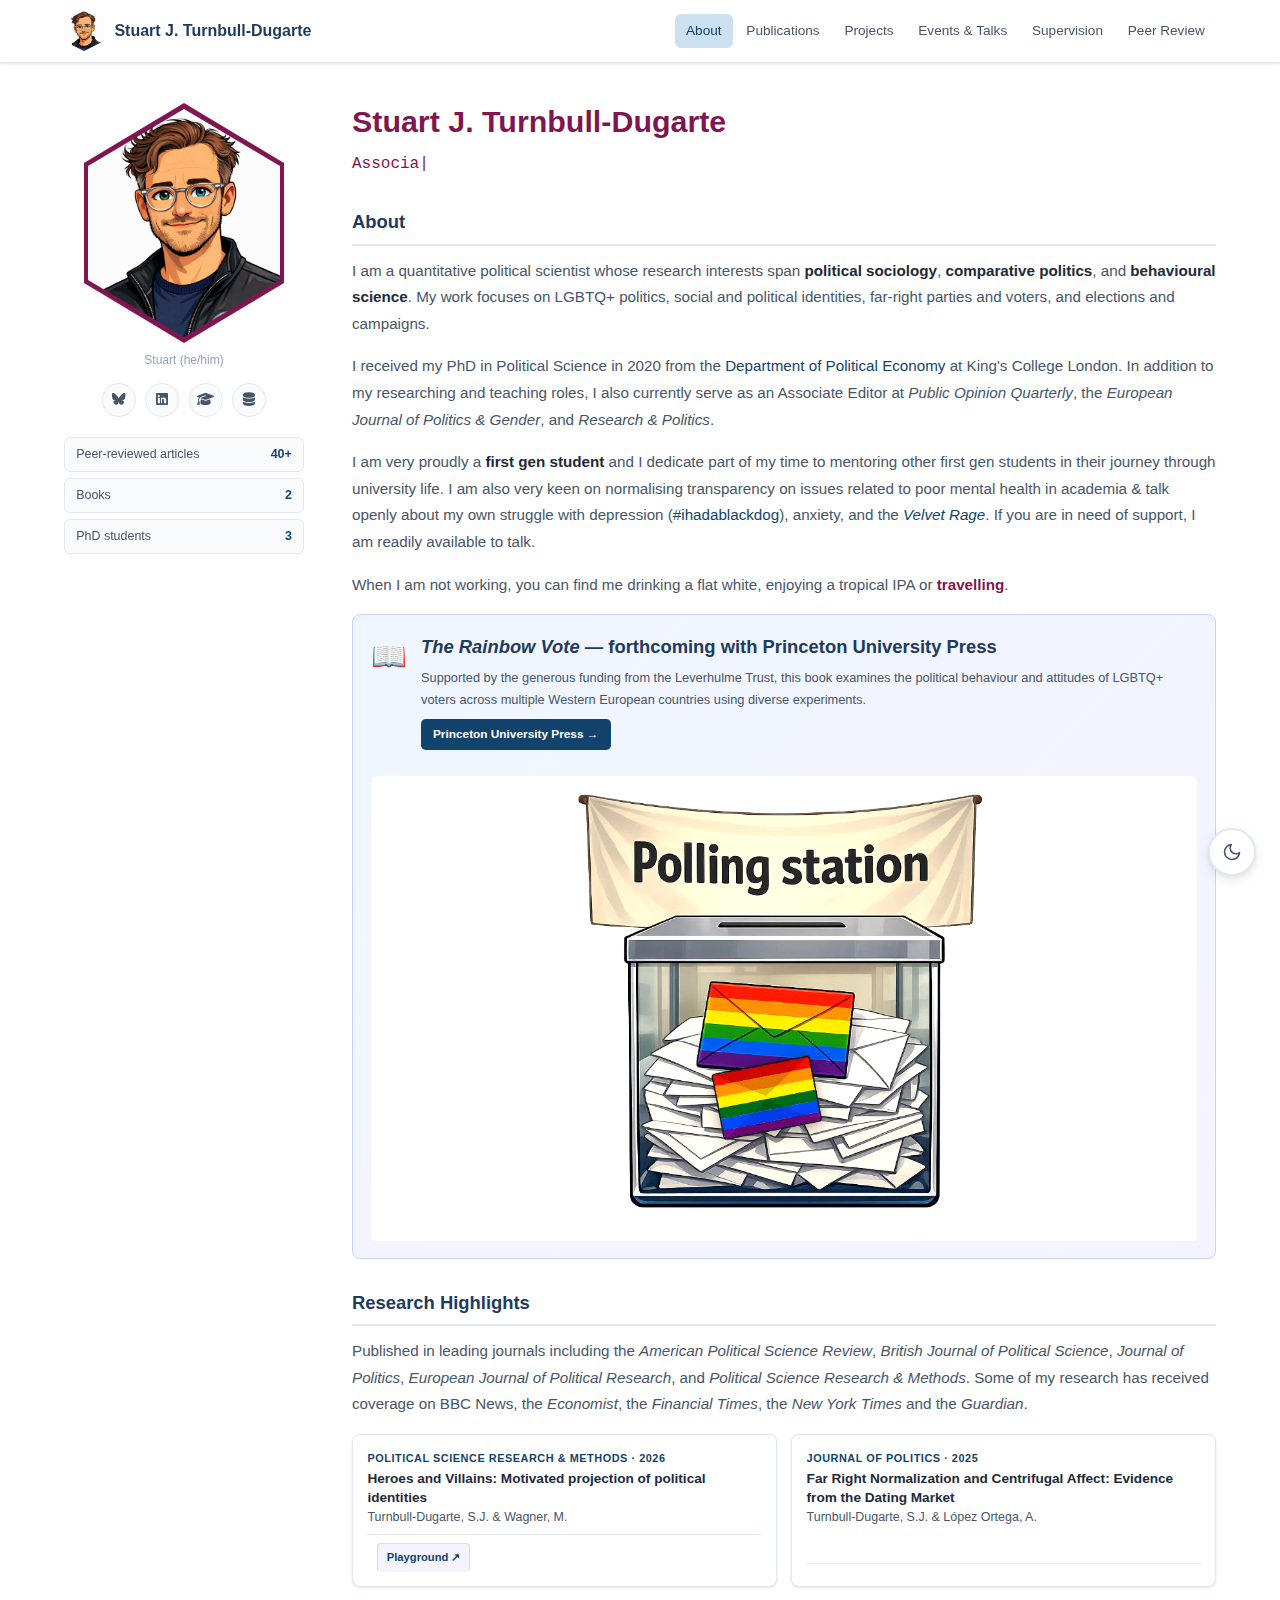
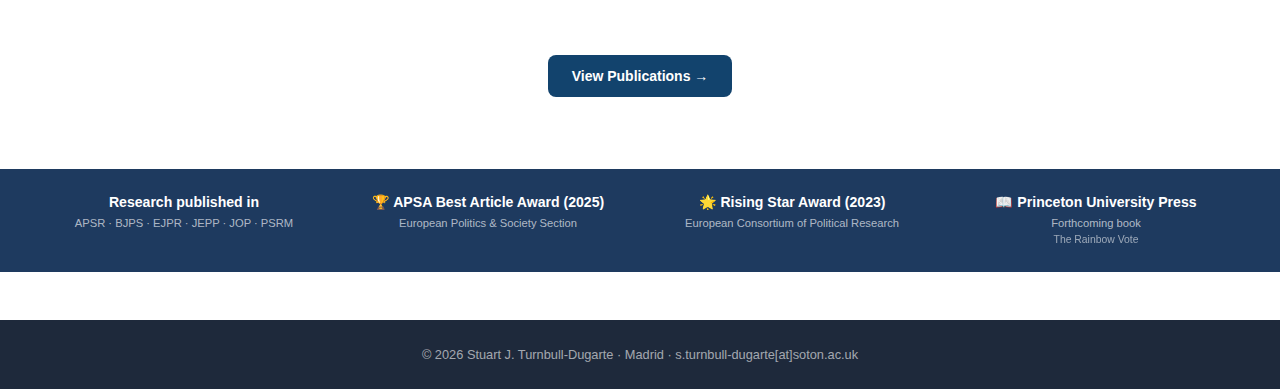
<file: www/index.html>
<!DOCTYPE html>
<!--
  ╔══════════════════════════════════════════════════════════════════╗
  ║  HOMEPAGE  —  www/index.html                                    ║
  ╠══════════════════════════════════════════════════════════════════╣
  ║  SITE STRUCTURE (all files live under www/)                     ║
  ║    index.html                 ← this file (homepage)            ║
  ║    css/site.css               ← ALL styles (edit colours here)  ║
  ║    publications/index.html    ← highlighted publications        ║
  ║    publications/full-list.html← full publication list           ║
  ║    projects/index.html        ← ongoing projects                ║
  ║    supervision/index.html     ← PhD supervision                 ║
  ║    peer-review/index.html     ← peer review stats (iframe)      ║
  ║    peer-review/reviewgraphs.html ← the actual charts            ║
  ║    heroes-playground/index.html  ← interactive playground       ║
  ║                                                                  ║
  ║  HOW TO EDIT THIS PAGE                                          ║
  ║  • Bio text: edit the <p> tags inside <div class="bio-body">    ║
  ║  • Stat chips (JOP ×6 etc): edit <div class="profile-stats">    ║
  ║  • Research highlight cards: edit <div class="highlight-cards"> ║
  ║  • Impact strip (bottom bar): edit <div class="impact-strip">   ║
  ║  • Typewriter lines: edit the `lines` array in the <script>     ║
  ║                                                                  ║
  ║  TO PUSH TO GITHUB PAGES:                                       ║
  ║    git add www/                                                  ║
  ║    git commit -m "Update website"                               ║
  ║    git push                                                      ║
  ║                                                                  ║
  ║  Stylesheet: css/site.css  (shared across all pages)            ║
  ╚══════════════════════════════════════════════════════════════════╝
-->
<html lang="en" data-theme="light">
<head>
  <meta charset="UTF-8">
  <meta name="viewport" content="width=device-width, initial-scale=1.0">
  <title>Stuart J. Turnbull-Dugarte</title>
  <meta name="description" content="Associate Professor of Quantitative Political Science — University of Southampton">
  <link rel="stylesheet" href="css/site.css">
  <link rel="stylesheet" href="https://cdnjs.cloudflare.com/ajax/libs/font-awesome/6.6.0/css/all.min.css">
  <script>(function(){const t=localStorage.getItem('theme')||'light';document.documentElement.setAttribute('data-theme',t);})();</script>
  <script data-goatcounter="https://turnbulldugarte.goatcounter.com/count" async src="//gc.zgo.at/count.js"></script>
</head>
<body>

<!-- NAV -->
<header class="site-header">
  <div class="nav-inner">
    <a class="nav-brand" href="index.html">
      <img src="img/avatar.jpg" alt="Stuart Turnbull-Dugarte">
      Stuart J. Turnbull-Dugarte
    </a>
    <nav class="nav-links">
      <a href="index.html" class="active">About</a>
      <a href="publications/index.html">Publications</a>
      <a href="projects/index.html">Projects</a>
      <a href="talks/index.html">Events &amp; Talks</a>
      <a href="supervision/index.html">Supervision</a>
      <a href="peer-review/index.html">Peer Review</a>
    </nav>
  </div>
</header>

<!-- HERO -->
<div style="max-width:1200px;margin:0 auto;padding:0 1.5rem;">
  <div class="home-hero">

    <!-- Left: profile -->
    <aside class="home-profile">
      <div class="profile-hex-wrap">
        <img src="img/logo.png" alt="Stuart" class="profile-hex">
      </div>
      <p class="profile-pronouns">Stuart (he/him)</p>

      <div class="social-row">
        <a href="https://bsky.app/profile/turnbulldugarte.com" target="_blank" rel="noopener" title="Bluesky">
          <i class="fab fa-bluesky"></i>
        </a>
        <a href="https://www.linkedin.com/in/sturnbulldugarte/" target="_blank" rel="noopener" title="LinkedIn">
          <i class="fab fa-linkedin"></i>
        </a>
        <a href="https://scholar.google.es/citations?hl=en&user=TBenV_8AAAAJ" target="_blank" rel="noopener" title="Google Scholar">
          <i class="fas fa-graduation-cap"></i>
        </a>
        <a href="https://dataverse.harvard.edu/dataverse/turnbull-dugarte" target="_blank" rel="noopener" title="Harvard Dataverse">
          <i class="fas fa-database"></i>
        </a>
      </div>

      <div class="profile-stats">
        <div class="stat-chip"><span class="stat-label">Peer-reviewed articles</span><span class="stat-value">40+</span></div>
        <div class="stat-chip"><span class="stat-label">Books</span><span class="stat-value">2</span></div>
        <div class="stat-chip"><span class="stat-label">PhD students</span><span class="stat-value">3</span></div>
      </div>
    </aside>

    <!-- Right: bio -->
    <main class="home-bio">
      <h1 class="hero-accent">Stuart J. Turnbull-Dugarte</h1>
      <div class="typewriter-wrap hero-accent">
        <span id="typewriter-text"></span><span class="typewriter-cursor">|</span>
      </div>

      <div class="bio-body">
        <h2>About</h2>
        <p>
          I am a quantitative political scientist whose research interests span <strong>political sociology</strong>,
          <strong>comparative politics</strong>, and <strong>behavioural science</strong>. My work focuses on LGBTQ+ politics,
          social and political identities, far-right parties and voters, and elections and campaigns.
        </p>
        <p>
          I received my PhD in Political Science in 2020 from the
          <a href="https://sites.google.com/view/kingsqpe/home" target="_blank" rel="noopener">Department of Political Economy</a>
          at King's College London. In addition to my researching and teaching roles, I also currently serve as an Associate Editor at <em>Public Opinion Quarterly</em>,
          the <em>European Journal of Politics & Gender</em>, and <em>Research & Politics</em>.
        </p>
        <p>
          I am very proudly a <strong>first gen student</strong> and I dedicate part of my time to mentoring other first gen
          students in their journey through university life. I am also very keen on normalising transparency on issues related to
          poor mental health in academia &amp; talk openly about my own struggle with depression
          (<a href="https://www.youtube.com/watch?v=XiCrniLQGYc" target="_blank" rel="noopener">#ihadablackdog</a>),
          anxiety, and the <a href="https://www.theguardian.com/society/2011/feb/20/gay-men-depression-the-velvet-rage" target="_blank" rel="noopener"><em>Velvet Rage</em></a>.
          If you are in need of support, I am readily available to talk.
        </p>
        <p>
          When I am not working, you can find me drinking a flat white, enjoying a tropical IPA or <a href="travel/index.html" style="color:var(--berry);font-weight:600;">travelling</a>.
        </p>

        <div class="book-callout" style="flex-direction:column;">
          <div style="display:flex;gap:0.9rem;align-items:flex-start;">
            <div class="bi">📖</div>
            <div>
              <h3 style="font-size:18.4px;"><em>The Rainbow Vote</em> — forthcoming with Princeton University Press</h3>
              <p>Supported by the generous funding from the Leverhulme Trust, this book examines the political behaviour and attitudes of LGBTQ+ voters across multiple Western European countries using diverse experiments.</p>
              <a href="https://press.princeton.edu/" target="_blank" rel="noopener" class="btn-pup">Princeton University Press →</a>
            </div>
          </div>
          <video autoplay loop muted playsinline style="width:100%;border-radius:0.4rem;margin-top:0.75rem;display:block;">
            <source src="rainbow.mp4" type="video/mp4">
          </video>
        </div>

        <h2>Research Highlights</h2>
        <p>Published in leading journals including the <em>American Political Science Review</em>, <em>British Journal of Political Science</em>, <em>Journal of Politics</em>, <em>European Journal of Political Research</em>, and <em>Political Science Research &amp; Methods</em>. Some of my research has received coverage on BBC News, the <em>Economist</em>, the <em>Financial Times</em>, the <em>New York Times</em> and the <em>Guardian</em>.</p>

        <div class="highlight-cards">
          <div class="highlight-card">
            <div>
              <div class="highlight-journal">Political Science Research &amp; Methods · 2026</div>
              <div class="highlight-title"><a href="https://doi.org/10.1017/psrm.2025.10" target="_blank" rel="noopener">Heroes and Villains: Motivated projection of political identities</a></div>
              <div class="highlight-authors">Turnbull-Dugarte, S.J. &amp; Wagner, M.</div>
            </div>
            <div class="highlight-footer">
              <div class="altmetric-embed" data-badge-type="donut" data-doi="10.1017/psrm.2025.10" data-hide-no-mentions="false" data-link-target="_blank"></div>
              <a href="heroes-playground/index.html" class="playground-btn-sm">Playground ↗</a>
            </div>
          </div>

          <div class="highlight-card">
            <div>
              <div class="highlight-journal">Journal of Politics · 2025</div>
              <div class="highlight-title"><a href="https://doi.org/10.1086/736698" target="_blank" rel="noopener">Far Right Normalization and Centrifugal Affect: Evidence from the Dating Market</a></div>
              <div class="highlight-authors">Turnbull-Dugarte, S.J. &amp; López Ortega, A.</div>
            </div>
            <div class="highlight-footer">
              <div class="altmetric-embed" data-badge-type="donut" data-doi="10.1086/736698" data-hide-no-mentions="false" data-link-target="_blank"></div>
            </div>
          </div>
        </div>

      </div>
    </main>

  </div>
</div>

<div style="text-align:center;padding:0.5rem 1.5rem 2rem;">
  <a href="publications/index.html" class="pubs-cta">View Publications →</a>
</div>

<!-- IMPACT STRIP -->
<div class="impact-strip" style="margin-top:2.5rem;">
  <div class="impact-inner">
    <div>
      <div class="impact-num">Research published in </div>
      <div class="impact-label">APSR · BJPS · EJPR · JEPP · JOP · PSRM</div>
    </div>
    <div>
      <div class="impact-num">🏆 APSA Best Article Award (2025)</div>
      <div class="impact-label">European Politics &amp; Society Section</div>
    </div>
    <div>
      <div class="impact-num">🌟 Rising Star Award (2023)</div>
      <div class="impact-label">European Consortium of Political Research</div>
    </div>
    <div>
      <div class="impact-num"><a href="https://press.princeton.edu/" target="_blank" rel="noopener">📖 Princeton University Press</a></div>
      <div class="impact-label">Forthcoming book<br><small>The Rainbow Vote</small></div>
    </div>
  </div>
</div>

<footer>
  <p>&copy; 2026 Stuart J. Turnbull-Dugarte · Madrid · s.turnbull-dugarte[at]soton.ac.uk</p>
</footer>

<!-- Dark mode toggle -->
<button class="dark-mode-toggle" id="darkModeToggle" aria-label="Toggle dark mode">
  <svg class="moon-icon" viewBox="0 0 24 24"><path d="M21 12.79A9 9 0 1 1 11.21 3 7 7 0 0 0 21 12.79z"/></svg>
  <svg class="sun-icon" viewBox="0 0 24 24"><circle cx="12" cy="12" r="5"/><line x1="12" y1="1" x2="12" y2="3"/><line x1="12" y1="21" x2="12" y2="23"/><line x1="4.22" y1="4.22" x2="5.64" y2="5.64"/><line x1="18.36" y1="18.36" x2="19.78" y2="19.78"/><line x1="1" y1="12" x2="3" y2="12"/><line x1="21" y1="12" x2="23" y2="12"/><line x1="4.22" y1="19.78" x2="5.64" y2="18.36"/><line x1="18.36" y1="5.64" x2="19.78" y2="4.22"/></svg>
</button>

<script type="text/javascript" src="https://d1bxh8uas1mnw7.cloudfront.net/assets/embed.js"></script>
<script>
// Dark mode
document.getElementById('darkModeToggle').addEventListener('click', function() {
  const cur = document.documentElement.getAttribute('data-theme');
  const next = cur === 'dark' ? 'light' : 'dark';
  document.documentElement.setAttribute('data-theme', next);
  localStorage.setItem('theme', next);
});

// Typewriter
(function() {
  const lines = [
    "Associate Professor of Quantitative Political Science",
    "Expect experiments, research on identity politics, and probably some gay stuff"
  ];
  const el = document.getElementById('typewriter-text');
  let li = 0, ci = 0;
  function type() {
    if (li < lines.length) {
      if (ci < lines[li].length) {
        el.innerHTML += lines[li].charAt(ci++);
        setTimeout(type, 45);
      } else {
        li++; ci = 0;
        if (li < lines.length) { el.innerHTML += '<br>'; setTimeout(type, 220); }
      }
    }
  }
  window.addEventListener('load', function() { setTimeout(type, 400); });
})();
</script>
</body>
</html>
</file>
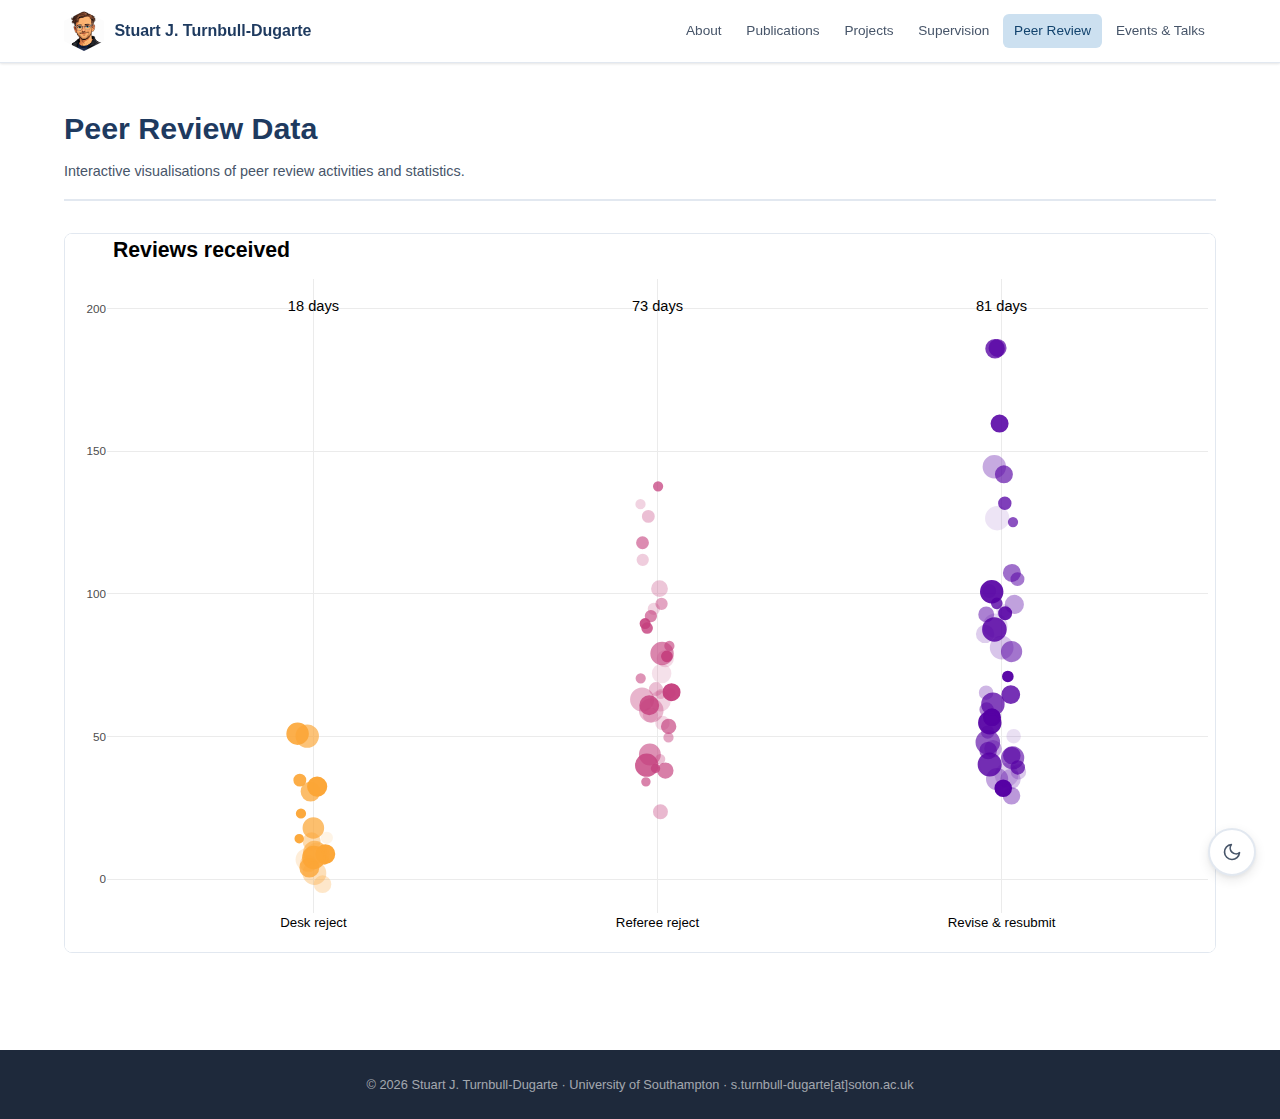
<file: www/peer-review/index.html>
<!DOCTYPE html>
<html lang="en" data-theme="light">
<head>
  <meta charset="UTF-8">
  <meta name="viewport" content="width=device-width, initial-scale=1.0">
  <title>Peer Review Data — Stuart J. Turnbull-Dugarte</title>
  <link rel="stylesheet" href="../css/site.css">
  <link rel="stylesheet" href="https://cdnjs.cloudflare.com/ajax/libs/font-awesome/6.6.0/css/all.min.css">
  <script>(function(){const t=localStorage.getItem('theme')||'light';document.documentElement.setAttribute('data-theme',t);})();</script>
  <script data-goatcounter="https://turnbulldugarte.goatcounter.com/count" async src="//gc.zgo.at/count.js"></script>
</head>
<body>

<header class="site-header">
  <div class="nav-inner">
    <a class="nav-brand" href="../index.html">
      <img src="../img/avatar.jpg" alt="Stuart Turnbull-Dugarte">
      Stuart J. Turnbull-Dugarte
    </a>
    <nav class="nav-links">
      <a href="../index.html">About</a>
      <a href="../publications/index.html">Publications</a>
      <a href="../projects/index.html">Projects</a>
      <a href="../supervision/index.html">Supervision</a>
      <a href="index.html" class="active">Peer Review</a>
      <a href="../talks/index.html">Events &amp; Talks</a>
    </nav>
  </div>
</header>

<div class="page-wrap">
  <div class="page-header">
    <h1>Peer Review Data</h1>
    <p>Interactive visualisations of peer review activities and statistics.</p>
  </div>

  <iframe
    src="reviewgraphs.html"
    style="width:100%;min-height:80vh;border:1px solid var(--border);border-radius:0.5rem;"
    title="Peer review data visualisations">
  </iframe>
</div>

<footer>
  <p>&copy; 2026 Stuart J. Turnbull-Dugarte · University of Southampton · s.turnbull-dugarte[at]soton.ac.uk</p>
</footer>

<button class="dark-mode-toggle" id="darkModeToggle" aria-label="Toggle dark mode">
  <svg class="moon-icon" viewBox="0 0 24 24"><path d="M21 12.79A9 9 0 1 1 11.21 3 7 7 0 0 0 21 12.79z"/></svg>
  <svg class="sun-icon" viewBox="0 0 24 24"><circle cx="12" cy="12" r="5"/><line x1="12" y1="1" x2="12" y2="3"/><line x1="12" y1="21" x2="12" y2="23"/><line x1="4.22" y1="4.22" x2="5.64" y2="5.64"/><line x1="18.36" y1="18.36" x2="19.78" y2="19.78"/><line x1="1" y1="12" x2="3" y2="12"/><line x1="21" y1="12" x2="23" y2="12"/><line x1="4.22" y1="19.78" x2="5.64" y2="18.36"/><line x1="18.36" y1="5.64" x2="19.78" y2="4.22"/></svg>
</button>

<script>
document.getElementById('darkModeToggle').addEventListener('click', function() {
  const next = document.documentElement.getAttribute('data-theme') === 'dark' ? 'light' : 'dark';
  document.documentElement.setAttribute('data-theme', next);
  localStorage.setItem('theme', next);
});
</script>
</body>
</html>
</file>
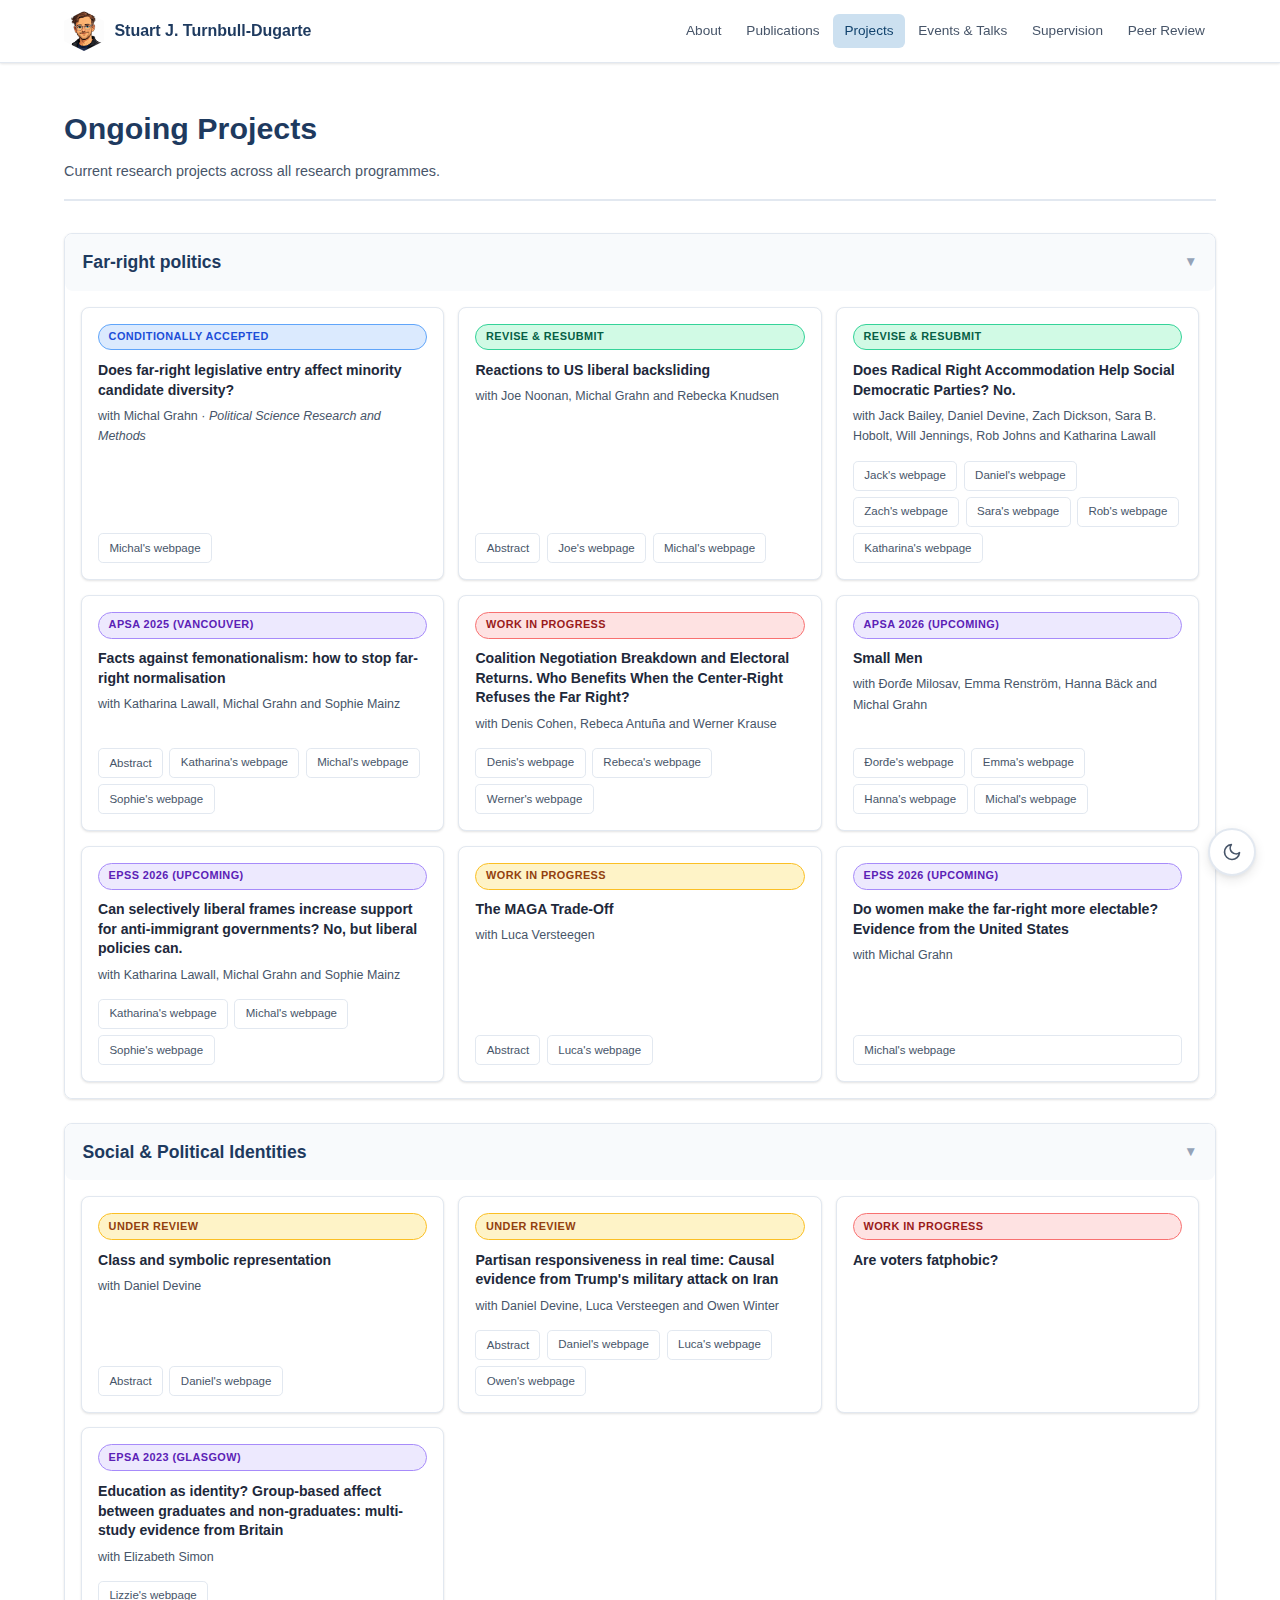
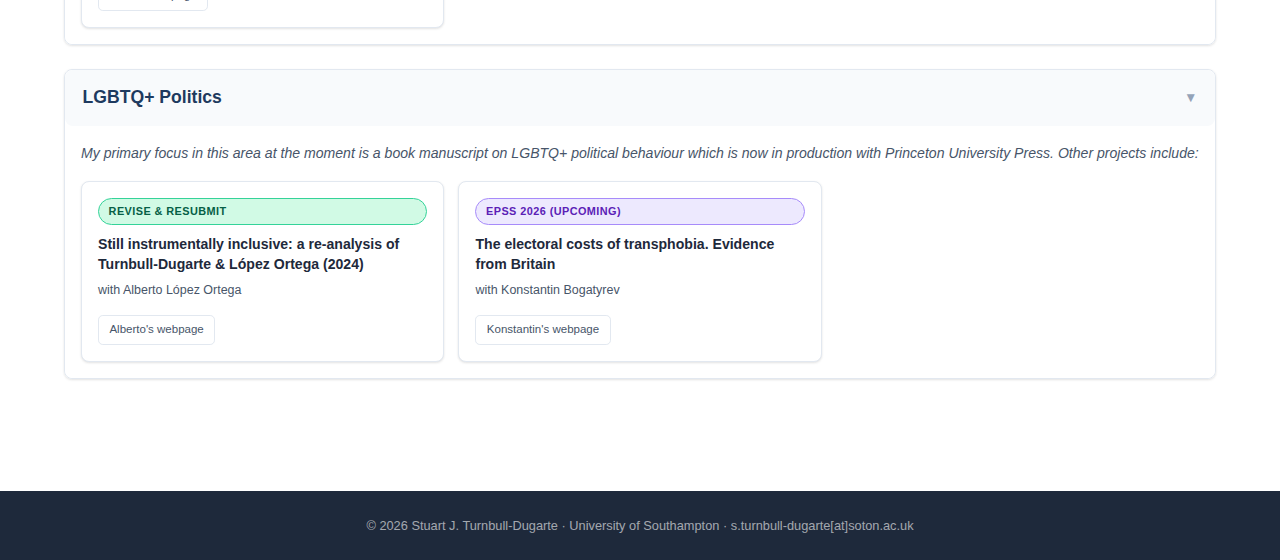
<file: www/projects/index.html>
<!DOCTYPE html>
<!--
  ╔══════════════════════════════════════════════════════════════════╗
  ║  PROJECTS PAGE  —  www/projects/index.html                      ║
  ╠══════════════════════════════════════════════════════════════════╣
  ║  HOW TO EDIT                                                     ║
  ║                                                                  ║
  ║  Each project is a <div class="project-card"> block. To add:    ║
  ║  1. Copy an existing project-card block                         ║
  ║  2. Update the status badge class and label (see below)         ║
  ║  3. Update title, authors, and abstract (if you have one)       ║
  ║  4. Add/remove btn-collab links for co-authors as needed        ║
  ║  5. If no abstract, omit the btn-abstract button entirely       ║
  ║                                                                  ║
  ║  STATUS BADGE CLASSES:                                           ║
  ║    class="status-badge status-rr"   → Revise & Resubmit (green) ║
  ║    class="status-badge status-ur"   → Under Review (amber)      ║
  ║    class="status-badge status-conf" → Conference (purple)       ║
  ║    class="status-badge status-ca"   → Conditionally Accepted    ║
  ║    class="status-badge status-wip"  → Work in Progress (red)    ║
  ║                                                                  ║
  ║  Projects are grouped by topic inside <details class="topic-block">
  ║  sections. To move a project to a different section, cut the    ║
  ║  entire project-card div and paste it into the target section.  ║
  ║                                                                  ║
  ║  Once a project is published, move the card to publications/    ║
  ║  index.html as a pub-card and delete it from here.              ║
  ║                                                                  ║
  ║  Stylesheet: ../css/site.css  (shared across all pages)         ║
  ╚══════════════════════════════════════════════════════════════════╝
-->
<html lang="en" data-theme="light">
<head>
  <meta charset="UTF-8">
  <meta name="viewport" content="width=device-width, initial-scale=1.0">
  <title>Ongoing Projects — Stuart J. Turnbull-Dugarte</title>
  <link rel="stylesheet" href="../css/site.css">
  <link rel="stylesheet" href="https://cdnjs.cloudflare.com/ajax/libs/font-awesome/6.6.0/css/all.min.css">
  <script>(function(){const t=localStorage.getItem('theme')||'light';document.documentElement.setAttribute('data-theme',t);})();</script>
  <script data-goatcounter="https://turnbulldugarte.goatcounter.com/count" async src="//gc.zgo.at/count.js"></script>
</head>
<body>

<header class="site-header">
  <div class="nav-inner">
    <a class="nav-brand" href="../index.html">
      <img src="../img/avatar.jpg" alt="Stuart Turnbull-Dugarte">
      Stuart J. Turnbull-Dugarte
    </a>
    <nav class="nav-links">
      <a href="../index.html">About</a>
      <a href="../publications/index.html">Publications</a>
      <a href="index.html" class="active">Projects</a>
            <a href="../talks/index.html">Events &amp; Talks</a>
      <a href="../supervision/index.html">Supervision</a>
      <a href="../peer-review/index.html">Peer Review</a>
    </nav>
  </div>
</header>

<div class="page-wrap">
  <div class="page-header">
    <h1>Ongoing Projects</h1>
    <p>Current research projects across all research programmes.</p>
  </div>

  <!-- ── FAR RIGHT ─────────────────────────────────────── -->
  <div class="topic-section">
    <details class="topic-block" open>
      <summary>
        <h2>Far-right politics</h2>
        <span class="topic-arrow">▼</span>
      </summary>
      <div>
        <div class="project-cards-grid">

           <div class="project-card">
            <span class="status-badge status-ca">Conditionally Accepted</span>
            <div class="project-title">Does far-right legislative entry affect minority candidate diversity?</div>
            <div class="project-authors">with Michal Grahn · <em>Political Science Research and Methods</em></div>
            <div class="project-actions">
              <a href="https://www.michalgrahn.com" target="_blank" rel="noopener" class="btn-collab">Michal's webpage</a>
            </div>
          </div>

          <div class="project-card">
            <span class="status-badge status-rr">Revise &amp; Resubmit</span>
            <div class="project-title">Reactions to US liberal backsliding</div>
            <div class="project-authors">with Joe Noonan, Michal Grahn and Rebecka Knudsen</div>
            <div class="project-actions">
              <button class="btn-abstract" onclick="toggleAbstract(this)">Abstract</button>
              <a href="https://joenoonan.se" target="_blank" rel="noopener" class="btn-collab">Joe's webpage</a>
              <a href="https://www.michalgrahn.com" target="_blank" rel="noopener" class="btn-collab">Michal's webpage</a>
            </div>
            <div class="abstract-box dn">Drawing on a quasi-experiment with individual-level data from thirty-five countries (N = 32,080), exposure to attacks on women's rights significantly undermines the United States' democratic standing among European publics. A pre-registered vignette experiment in Britain (N = 2,993) demonstrates that news about attacks on liberal civil and social rights reduces perceptions of the US as a democracy and lowers public willingness to cooperate with it.</div>
          </div>

          <div class="project-card">
            <span class="status-badge status-rr">Revise &amp; Resubmit</span>
            <div class="project-title">Does Radical Right Accommodation Help Social Democratic Parties? No.</div>
            <div class="project-authors">with Jack Bailey, Daniel Devine, Zach Dickson, Sara B. Hobolt, Will Jennings, Rob Johns and Katharina Lawall</div>
            <div class="project-actions">
              <a href="https://jack-bailey.co.uk/about.html" target="_blank" rel="noopener" class="btn-collab">Jack's webpage</a>
              <a href="https://djdevine.org" target="_blank" rel="noopener" class="btn-collab">Daniel's webpage</a>
              <a href="https://z-dickson.github.io/" target="_blank" rel="noopener" class="btn-collab">Zach's webpage</a>
              <a href="https://hobolt.com" target="_blank" rel="noopener" class="btn-collab">Sara's webpage</a>
              <a href="https://www.southampton.ac.uk/people/65brpg/professor-robert-johns#about" target="_blank" rel="noopener" class="btn-collab">Rob's webpage</a>
              <a href="https://katharinalawall.com" target="_blank" rel="noopener" class="btn-collab">Katharina's webpage</a>
            </div>
          </div>

      
          <div class="project-card">
            <span class="status-badge status-conf">APSA 2025 (Vancouver)</span>
            <div class="project-title">Facts against femonationalism: how to stop far-right normalisation</div>
            <div class="project-authors">with Katharina Lawall, Michal Grahn and Sophie Mainz</div>
            <div class="project-actions">
              <button class="btn-abstract" onclick="toggleAbstract(this)">Abstract</button>
              <a href="https://katharinalawall.com" target="_blank" rel="noopener" class="btn-collab">Katharina's webpage</a>
              <a href="https://www.michalgrahn.com" target="_blank" rel="noopener" class="btn-collab">Michal's webpage</a>
              <a href="https://sophiemainz.github.io" target="_blank" rel="noopener" class="btn-collab">Sophie's webpage</a>
            </div>
            <div class="abstract-box dn">A pre-registered audio-video vignette experiment with a quota-representative sample of 3,994 German adults tests different forms of counterspeech against femonationalism. Only factual correction consistently reduces support for femonationalist views and anti-immigrant discourse; symbolic and substantive critiques show limited effects.</div>
          </div>

          <div class="project-card">
            <span class="status-badge status-wip">Work in Progress</span>
            <div class="project-title">Coalition Negotiation Breakdown and Electoral Returns. Who Benefits When the Center-Right Refuses the Far Right?</div>
            <div class="project-authors">with Denis Cohen, Rebeca Antuña and Werner Krause</div>
            <div class="project-actions">
              <a href="https://denis-cohen.github.io" target="_blank" rel="noopener" class="btn-collab">Denis's webpage</a>
              <a href="https://www.uni-potsdam.de/en/vergleichende-politikwissenschaft/team/rebeca-g-antuna" target="_blank" rel="noopener" class="btn-collab">Rebeca's webpage</a>
              <a href="https://krausewe.github.io" target="_blank" rel="noopener" class="btn-collab">Werner's webpage</a>
            </div>
          </div>

          <div class="project-card">
            <span class="status-badge status-conf">APSA 2026 (upcoming)</span>
            <div class="project-title">Small Men</div>
            <div class="project-authors">with Đorđe Milosav, Emma Renström, Hanna Bäck and Michal Grahn</div>
            <div class="project-actions">
              <a href="https://www.djordjemilosav.com/" target="_blank" rel="noopener" class="btn-collab">Đorđe's webpage</a>
              <a href="https://researchportal.hkr.se/en/persons/emma-a-renström/" target="_blank" rel="noopener" class="btn-collab">Emma's webpage</a>
              <a href="https://www.svet.lu.se/en/hanna-back" target="_blank" rel="noopener" class="btn-collab">Hanna's webpage</a>
              <a href="https://www.michalgrahn.com" target="_blank" rel="noopener" class="btn-collab">Michal's webpage</a>
            </div>
          </div>

          <div class="project-card">
            <span class="status-badge status-conf">EPSS 2026 (upcoming)</span>
            <div class="project-title">Can selectively liberal frames increase support for anti-immigrant governments? No, but liberal policies can.</div>
            <div class="project-authors">with Katharina Lawall, Michal Grahn and Sophie Mainz</div>
            <div class="project-actions">
              <a href="https://katharinalawall.com" target="_blank" rel="noopener" class="btn-collab">Katharina's webpage</a>
              <a href="https://www.michalgrahn.com" target="_blank" rel="noopener" class="btn-collab">Michal's webpage</a>
              <a href="https://sophiemainz.github.io" target="_blank" rel="noopener" class="btn-collab">Sophie's webpage</a>
            </div>
          </div>

           <div class="project-card">
            <span class="status-badge status-ur">Work in Progress</span>
            <div class="project-title">The MAGA Trade-Off</div>
            <div class="project-authors">with Luca Versteegen</div>
            <div class="project-actions">
              <button class="btn-abstract" onclick="toggleAbstract(this)">Abstract</button>
              <a href="https://lucaversteegen.com" target="_blank" rel="noopener" class="btn-collab">Luca's webpage</a>
            </div>
          </div>

          <div class="project-card">
            <span class="status-badge status-conf">EPSS 2026 (upcoming)</span>
            <div class="project-title">Do women make the far-right more electable? Evidence from the United States</div>
            <div class="project-authors">with Michal Grahn</div>
            <div class="project-actions"></div>
            <a href="https://www.michalgrahn.com" target="_blank" rel="noopener" class="btn-collab">Michal's webpage</a>
          </div>

        </div>
      </div>
    </details>
  </div>

  <!-- ── SOCIAL & POLITICAL IDENTITIES ─────────────────── -->
  <div class="topic-section">
    <details class="topic-block" open>
      <summary>
        <h2>Social &amp; Political Identities</h2>
        <span class="topic-arrow">▼</span>
      </summary>
      <div>
        <div class="project-cards-grid">

          <div class="project-card">
            <span class="status-badge status-ur">Under Review</span>
            <div class="project-title">Class and symbolic representation</div>
            <div class="project-authors">with Daniel Devine</div>
            <div class="project-actions">
              <button class="btn-abstract" onclick="toggleAbstract(this)">Abstract</button>
              <a href="https://djdevine.org" target="_blank" rel="noopener" class="btn-collab">Daniel's webpage</a>
            </div>
            <div class="abstract-box dn">Novel experimental tests linking class-based descriptive representation to symbolic representation. Individuals who identify as working class believe that working-class legislators represent them better, increasing trust in decision-making. This relationship is strongest among those with a deeper psychological attachment to their class-based identity.</div>
          </div>

          <div class="project-card">
            <span class="status-badge status-ur">Under Review</span>
            <div class="project-title">Partisan responsiveness in real time: Causal evidence from Trump's military attack on Iran</div>
            <div class="project-authors">with Daniel Devine, Luca Versteegen and Owen Winter</div>
            <div class="project-actions">
              <button class="btn-abstract" onclick="toggleAbstract(this)">Abstract</button>
              <a href="https://djdevine.org" target="_blank" rel="noopener" class="btn-collab">Daniel's webpage</a>
              <a href="https://lucaversteegen.com" target="_blank" rel="noopener" class="btn-collab">Luca's webpage</a>
              <a href="https://owenwinter.co.uk/about/" target="_blank" rel="noopener" class="btn-collab">Owen's webpage</a>
            </div>
            <div class="abstract-box dn">Exploiting Trump's unexpected announcement of US military strikes against Iran — made during the fieldwork of a nationally representative survey — we find partisan divergence in opinion unfolds within minutes: support for military intervention surges among Republicans but drops among Democrats. Robust across more than 28,000 alternative model specifications.</div>
          </div>

          <div class="project-card">
            <span class="status-badge status-wip">Work in Progress</span>
            <div class="project-title">Are voters fatphobic?</div>
            <div class="project-actions"></div>
          </div>

          <div class="project-card">
            <span class="status-badge status-conf">EPSA 2023 (Glasgow)</span>
            <div class="project-title">Education as identity? Group-based affect between graduates and non-graduates: multi-study evidence from Britain</div>
            <div class="project-authors">with Elizabeth Simon</div>
            <div class="project-actions">
              <a href="https://experts.exeter.ac.uk/45141-lizzie-simon" target="_blank" rel="noopener" class="btn-collab">Lizzie's webpage</a>
            </div>
          </div>

        </div>
      </div>
    </details>
  </div>

  <!-- ── LGBTQ+ ──────────────────────────────────────────── -->
  <div class="topic-section">
    <details class="topic-block" open>
      <summary>
        <h2>LGBTQ+ Politics</h2>
        <span class="topic-arrow">▼</span>
      </summary>
      <div>
        <p style="font-size:0.88rem;color:var(--text-2);font-style:italic;margin-bottom:1rem;">My primary focus in this area at the moment is a book manuscript on LGBTQ+ political behaviour which is now in production with Princeton University Press. Other projects include:</p>
        <div class="project-cards-grid">

          <div class="project-card">
            <span class="status-badge status-rr">Revise &amp; Resubmit</span>
            <div class="project-title">Still instrumentally inclusive: a re-analysis of Turnbull-Dugarte &amp; López Ortega (2024)</div>
            <div class="project-authors">with Alberto López Ortega</div>
            <div class="project-actions">
              <a href="https://aloport.github.io" target="_blank" rel="noopener" class="btn-collab">Alberto's webpage</a>
            </div>
          </div>

          <div class="project-card">
            <span class="status-badge status-conf">EPSS 2026 (upcoming)</span>
            <div class="project-title">The electoral costs of transphobia. Evidence from Britain</div>
            <div class="project-authors">with Konstantin Bogatyrev</div>
            <div class="project-actions">
              <a href="https://sites.google.com/view/konstantin-bogatyrev/about" target="_blank" rel="noopener" class="btn-collab">Konstantin's webpage</a>
            </div>
          </div>

        </div>
      </div>
    </details>
  </div>

</div>

<footer>
  <p>&copy; 2026 Stuart J. Turnbull-Dugarte · University of Southampton · s.turnbull-dugarte[at]soton.ac.uk</p>
</footer>

<button class="dark-mode-toggle" id="darkModeToggle" aria-label="Toggle dark mode">
  <svg class="moon-icon" viewBox="0 0 24 24"><path d="M21 12.79A9 9 0 1 1 11.21 3 7 7 0 0 0 21 12.79z"/></svg>
  <svg class="sun-icon" viewBox="0 0 24 24"><circle cx="12" cy="12" r="5"/><line x1="12" y1="1" x2="12" y2="3"/><line x1="12" y1="21" x2="12" y2="23"/><line x1="4.22" y1="4.22" x2="5.64" y2="5.64"/><line x1="18.36" y1="18.36" x2="19.78" y2="19.78"/><line x1="1" y1="12" x2="3" y2="12"/><line x1="21" y1="12" x2="23" y2="12"/><line x1="4.22" y1="19.78" x2="5.64" y2="18.36"/><line x1="18.36" y1="5.64" x2="19.78" y2="4.22"/></svg>
</button>

<script>
document.getElementById('darkModeToggle').addEventListener('click', function() {
  const next = document.documentElement.getAttribute('data-theme') === 'dark' ? 'light' : 'dark';
  document.documentElement.setAttribute('data-theme', next);
  localStorage.setItem('theme', next);
});
function toggleAbstract(btn) {
  const box = btn.closest('.project-card').querySelector('.abstract-box');
  box.classList.toggle('dn');
  btn.textContent = box.classList.contains('dn') ? 'Abstract' : 'Hide';
}
</script>
</body>
</html>
</file>
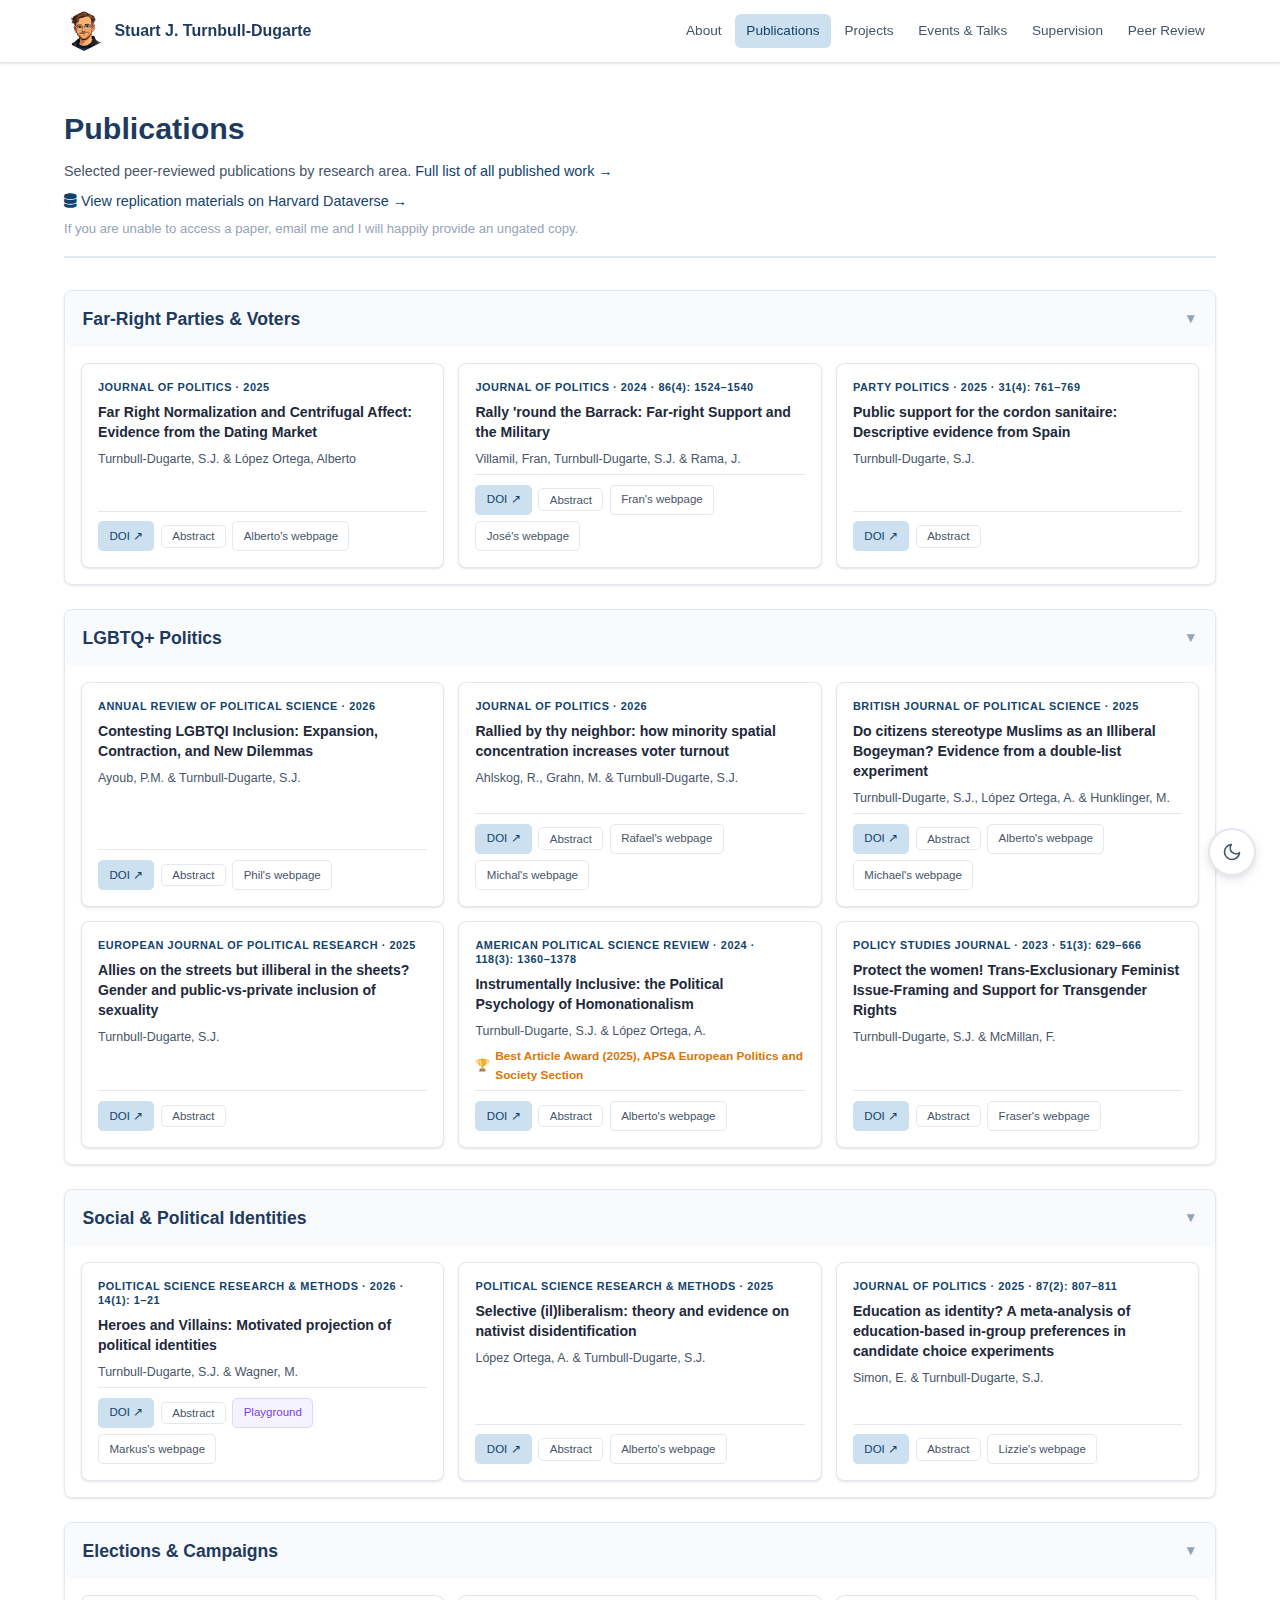
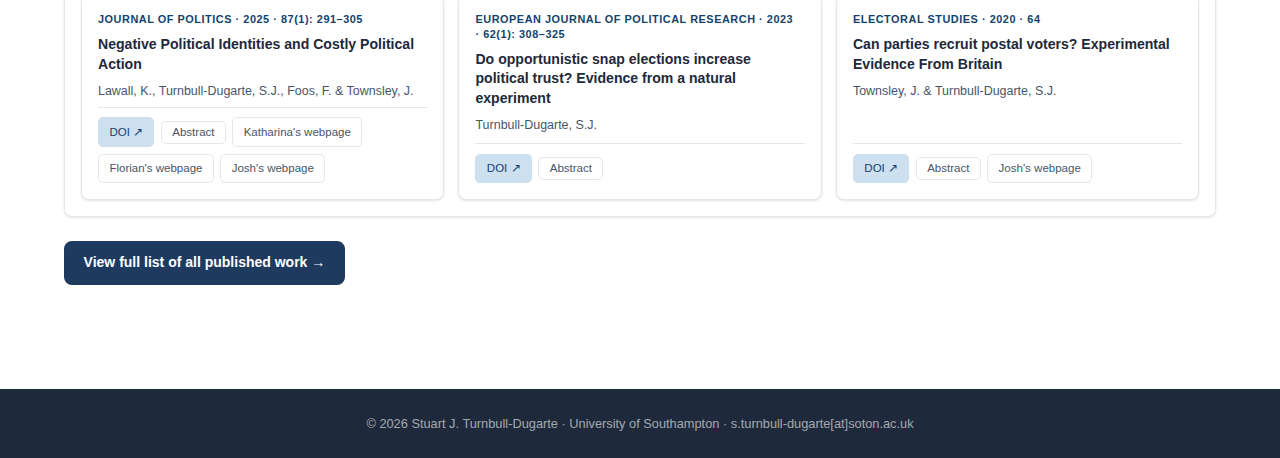
<file: www/publications/index.html>
<!DOCTYPE html>
<!--
  ╔══════════════════════════════════════════════════════════════════╗
  ║  PUBLICATIONS PAGE  —  www/publications/index.html              ║
  ╠══════════════════════════════════════════════════════════════════╣
  ║  HOW TO EDIT                                                     ║
  ║                                                                  ║
  ║  Each paper is a <div class="pub-card"> block. To add a paper:  ║
  ║  1. Copy an existing pub-card block                             ║
  ║  2. Update: journal label, DOI link, title, authors, abstract   ║
  ║  3. Update the data-doi on the altmetric-embed div              ║
  ║  4. Add/remove btn-collab links for co-authors as needed        ║
  ║  5. Add a btn-playground link if there is a playground page     ║
  ║  6. Add a pub-award div for any award (see APSR card for eg.)   ║
  ║                                                                  ║
  ║  Papers are grouped by topic inside <details class="topic-block">║
  ║  sections. To add a new topic section, copy an existing one.    ║
  ║                                                                  ║
  ║  Status badges (for pub-card if needed):                        ║
  ║    class="status-badge status-rr"   → Revise & Resubmit (green) ║
  ║    class="status-badge status-ur"   → Under Review (amber)      ║
  ║    class="status-badge status-conf" → Conference (purple)       ║
  ║    class="status-badge status-wip"  → Work in Progress (red)    ║
  ║                                                                  ║
  ║  Stylesheet: ../css/site.css  (shared across all pages)         ║
  ║  Full list:  full-list.html   (separate file, edit separately)  ║
  ╚══════════════════════════════════════════════════════════════════╝
-->
<html lang="en" data-theme="light">
<head>
  <meta charset="UTF-8">
  <meta name="viewport" content="width=device-width, initial-scale=1.0">
  <title>Publications — Stuart J. Turnbull-Dugarte</title>
  <link rel="stylesheet" href="../css/site.css">
  <link rel="stylesheet" href="https://cdnjs.cloudflare.com/ajax/libs/font-awesome/6.6.0/css/all.min.css">
  <script>(function(){const t=localStorage.getItem('theme')||'light';document.documentElement.setAttribute('data-theme',t);})();</script>
  <script data-goatcounter="https://turnbulldugarte.goatcounter.com/count" async src="//gc.zgo.at/count.js"></script>
</head>
<body>

<header class="site-header">
  <div class="nav-inner">
    <a class="nav-brand" href="../index.html">
      <img src="../img/avatar.jpg" alt="Stuart Turnbull-Dugarte">
      Stuart J. Turnbull-Dugarte
    </a>
    <nav class="nav-links">
      <a href="../index.html">About</a>
      <a href="index.html" class="active">Publications</a>
      <a href="../projects/index.html">Projects</a>
            <a href="../talks/index.html">Events &amp; Talks</a>
      <a href="../supervision/index.html">Supervision</a>
      <a href="../peer-review/index.html">Peer Review</a>
    </nav>
  </div>
</header>

<div class="page-wrap">
  <div class="page-header">
    <h1>Publications</h1>
    <p>Selected peer-reviewed publications by research area. <a href="full-list.html">Full list of all published work →</a></p>
    <p style="margin-top:0.4rem;"><a href="https://dataverse.harvard.edu/dataverse/turnbull-dugarte" target="_blank" rel="noopener"><i class="fas fa-database"></i> View replication materials on Harvard Dataverse →</a></p>
    <p style="margin-top:0.3rem;font-size:0.82rem;color:var(--text-3);">If you are unable to access a paper, email me and I will happily provide an ungated copy.</p>
  </div>

  <!-- ── FAR RIGHT ───────────────────────────────────────── -->
  <div class="topic-section">
    <details class="topic-block" open>
      <summary>
        <h2>Far-Right Parties &amp; Voters</h2>
        <span class="topic-arrow">▼</span>
      </summary>
      <div>
        <div class="pub-cards-grid">

          <!-- Dating market -->
          <div class="pub-card">
            <div class="pub-card-header">
              <div class="pub-journal-label">Journal of Politics · 2025</div>
              <div class="altmetric-embed" data-badge-type="donut" data-doi="10.1086/736698" data-hide-no-mentions="false" data-link-target="_blank"></div>
            </div>
            <div class="pub-title">Far Right Normalization and Centrifugal Affect: Evidence from the Dating Market</div>
            <div class="pub-authors">Turnbull-Dugarte, S.J. &amp; López Ortega, Alberto</div>
            <div class="pub-actions">
              <a href="https://doi.org/10.1086/736698" target="_blank" rel="noopener" class="btn-doi">DOI ↗</a>
              <button class="btn-abstract" onclick="toggleAbstract(this)">Abstract</button>
              <a href="https://aloport.github.io" target="_blank" rel="noopener" class="btn-collab">Alberto's webpage</a>
            </div>
            <div class="abstract-box dn">Are radical right supporters penalized by a social norm against the radical right on the dating market? This paper investigates this question by leveraging diverse empirical sources, including a unique and behavioral visual conjoint experiment conducted in Britain and Spain. Theoretically, we argue that the radical right is accommodated within the dating market as a result of the affective spillovers among those on the center-right who view dating those from the opposing ideological bloc as more socially costly than dating their own in-bloc partners. Empirically, we test this by examining the behavior of center-right partisans and assessing whether they follow a polity-based norm which places a premium on ostracizing stigmatized parties, or a bloc-logic norm which incentivizes the rejection of out-bloc partisans. The results demonstrate that center-right partisans accommodate the radical right and are actively expected to do so by fellow in-group partisans. Any dating market penalty for radical right partisans is based on the composition of those on the dating market rather than any polity-level norm enforcement. An accommodating bloc-logic in dating preferences among the mainstream right has large normative implications as it suggests that affective polarization and out-bloc rejection between overarching political camps contributes to facilitating the social normalization of radical right supporters who often hold preferences incompatible with liberal democracy.</div>
          </div>

          <!-- Military -->
          <div class="pub-card">
            <div class="pub-card-header">
              <div class="pub-journal-label">Journal of Politics · 2024 · 86(4): 1524–1540</div>
              <div class="altmetric-embed" data-badge-type="donut" data-doi="10.1086/727598" data-hide-no-mentions="false" data-link-target="_blank"></div>
            </div>
            <div class="pub-title">Rally 'round the Barrack: Far-right Support and the Military</div>
            <div class="pub-authors">Villamil, Fran, Turnbull-Dugarte, S.J. &amp; Rama, J.</div>
            <div class="pub-actions">
              <a href="https://doi.org/10.1086/727598" target="_blank" rel="noopener" class="btn-doi">DOI ↗</a>
              <button class="btn-abstract" onclick="toggleAbstract(this)">Abstract</button>
              <a href="https://franvillamil.github.io" target="_blank" rel="noopener" class="btn-collab">Fran's webpage</a>
              <a href="https://scholar.google.es/citations?user=4ykHReEAAAAJ&hl=en" target="_blank" rel="noopener" class="btn-collab">José's webpage</a>
            </div>
            <div class="abstract-box dn">Despite the importance of authoritarian and nationalist values in military culture, we know little about the link between the military and the far right. In this article we argue that there is an ideological affinity between the military and far-right parties, strengthened by occupational socialization. Moreover, the presence of military institutions also helps mobilizing far-right support among the surrounding population. We test this argument using data from Spain. We show both that military personnel are substantially more likely than civilians to support the far right and that the location of military facilities in Spain is linked to higher far-right support. We also discuss the generalizability of the results and provide tentative evidence that a similar link is likely to be observed in countries where the armed forces have been historically focused on controlling internal dissent and where national sovereignty has been threatened by either internal or external challengers.</div>
          </div>

          <!-- Cordon sanitaire -->
          <div class="pub-card">
            <div class="pub-card-header">
              <div class="pub-journal-label">Party Politics · 2025 · 31(4): 761–769</div>
              <div class="altmetric-embed" data-badge-type="donut" data-doi="10.1177/13540688241246141" data-hide-no-mentions="false" data-link-target="_blank"></div>
            </div>
            <div class="pub-title">Public support for the cordon sanitaire: Descriptive evidence from Spain</div>
            <div class="pub-authors">Turnbull-Dugarte, S.J.</div>
            <div class="pub-actions">
              <a href="https://doi.org/10.1177/13540688241246141" target="_blank" rel="noopener" class="btn-doi">DOI ↗</a>
              <button class="btn-abstract" onclick="toggleAbstract(this)">Abstract</button>
            </div>
            <div class="abstract-box dn">Reactions to the rise of far-right parties that advocate democratic backsliding, and the dilution of socially liberal democratic norms present a dilemma for existing political parties. How should existing political parties respond to this challenge? A commonly adopted strategy is to apply a cordon sanitaire which excludes radical right-wing challengers from the government-forming process. Do voters support this policy? Leveraging data from Spain – where the mainstream right has accommodated the radical right-wing party, VOX, via numerous governing coalitions – I rely on individual citizens' views on how parties should respond to rise of the far-right party, to answer this question. Empirically, the results show very low-level support for the cordon sanitaire in Spain. Indeed, the modal position of the electorate, regardless of their ideological position, is to treat the party just like any other. These results are not conditioned by the propensity of individuals to identify VOX as indeed being a "radical right" party. These descriptive findings suggest that whilst radical right-wing parties may present an inimical threat to democratic norms, citizens do not necessarily view the means of squashing this threat to be one of strategic exclusion. This likely explains why the mainstream right has been able to institutionalise VOX as a political ally: where strategic exclusion is not expected, the mainstream right need not fear violating an expectation that does not exist.</div>
          </div>

        </div>
      </div>
    </details>
  </div>

  <!-- ── LGBTQ+ ───────────────────────────────────────────── -->
  <div class="topic-section">
    <details class="topic-block" open>
      <summary>
        <h2>LGBTQ+ Politics</h2>
        <span class="topic-arrow">▼</span>
      </summary>
      <div>
        <div class="pub-cards-grid">

          <!-- Annual Review -->
          <div class="pub-card">
            <div class="pub-card-header">
              <div class="pub-journal-label">Annual Review of Political Science · 2026</div>
              <div class="altmetric-embed" data-badge-type="donut" data-doi="10.1146/annurev-polisci-040924-091859" data-hide-no-mentions="false" data-link-target="_blank"></div>
            </div>
            <div class="pub-title">Contesting LGBTQI Inclusion: Expansion, Contraction, and New Dilemmas</div>
            <div class="pub-authors">Ayoub, P.M. &amp; Turnbull-Dugarte, S.J.</div>
            <div class="pub-actions">
              <a href="https://doi.org/10.1146/annurev-polisci-040924-091859" target="_blank" rel="noopener" class="btn-doi">DOI ↗</a>
              <button class="btn-abstract" onclick="toggleAbstract(this)">Abstract</button>
              <a href="https://www.phillipayoub.com" target="_blank" rel="noopener" class="btn-collab">Phil's webpage</a>
            </div>
            <div class="abstract-box dn">LGBTQI politics has become a vibrant field of inquiry, illuminating how struggles over sexual and gender diversity shape core debates in comparative politics and international relations. This review synthesizes scholarship on the causes, consequences, and contestation of LGBTQI rights, tracing the path from grassroots mobilization to institutional uptake. We thus reflect on the question of why LGBTQI rights expand and contract, while highlighting the unprecedented speed of rights expansion alongside persistent and growing coordinated opposition. The review underscores that queer agency has been central to these transformations, in ways that inform our core theories in political science. It argues for integrating LGBTQI politics into mainstream theory building as a key site for understanding democratic resilience and the contested evolution of human rights.</div>
          </div>

          <!-- Spatial concentration -->
          <div class="pub-card">
            <div class="pub-card-header">
              <div class="pub-journal-label">Journal of Politics · 2026</div>
              <div class="altmetric-embed" data-badge-type="donut" data-doi="10.1086/740816" data-hide-no-mentions="false" data-link-target="_blank"></div>
            </div>
            <div class="pub-title">Rallied by thy neighbor: how minority spatial concentration increases voter turnout</div>
            <div class="pub-authors">Ahlskog, R., Grahn, M. &amp; Turnbull-Dugarte, S.J.</div>
            <div class="pub-actions">
              <a href="https://doi.org/10.1086/740816" target="_blank" rel="noopener" class="btn-doi">DOI ↗</a>
              <button class="btn-abstract" onclick="toggleAbstract(this)">Abstract</button>
              <a href="https://ahlskog.se/about-2/" target="_blank" rel="noopener" class="btn-collab">Rafael's webpage</a>
              <a href="https://www.michalgrahn.com" target="_blank" rel="noopener" class="btn-collab">Michal's webpage</a>
            </div>
            <div class="abstract-box dn">Spatial concentration is often thought to increase political engagement among minority groups by fostering intragroup contact and strengthening political group consciousness. This study evaluates this relationship with a focus on lesbians, gays, and bisexuals (LGB), extending existing research beyond ethnoracial minorities. Using Swedish population-wide register data, we identify over 20,000 LGB individuals and nearly 8 million comparable heterosexual peers and track their validated voter turnout across four parliamentary elections (1994–2022). To estimate the causal effect of neighborhood LGB concentration on turnout, we apply a triple-difference design leveraging fine-grained geolocation data. We find that increases in local LGB concentration are associated with higher turnout among LGB individuals relative to heterosexual neighbors experiencing the same neighborhood changes. The results provide rare causal evidence that minority spatial concentration can mobilize electoral participation, contributing to research on political geography, urban politics, and minority political behavior.</div>
          </div>

          <!-- Muslim bogeyman -->
          <div class="pub-card">
            <div class="pub-card-header">
              <div class="pub-journal-label">British Journal of Political Science · 2025</div>
              <div class="altmetric-embed" data-badge-type="donut" data-doi="10.1017/S0007123424000437" data-hide-no-mentions="false" data-link-target="_blank"></div>
            </div>
            <div class="pub-title">Do citizens stereotype Muslims as an Illiberal Bogeyman? Evidence from a double-list experiment</div>
            <div class="pub-authors">Turnbull-Dugarte, S.J., López Ortega, A. &amp; Hunklinger, M.</div>
            <div class="pub-actions">
              <a href="https://doi.org/10.1017/S0007123424000437" target="_blank" rel="noopener" class="btn-doi">DOI ↗</a>
              <button class="btn-abstract" onclick="toggleAbstract(this)">Abstract</button>
              <a href="https://aloport.github.io" target="_blank" rel="noopener" class="btn-collab">Alberto's webpage</a>
              <a href="https://michaelhunklinger.com" target="_blank" rel="noopener" class="btn-collab">Michael's webpage</a>
            </div>
            <div class="abstract-box dn">Illiberal actors in Western democracies increasingly exploit the superficial defence of liberal values like gender equality and LGBTQ+ rights to demonize ethnic out-groups, portraying Muslims as inherently opposed to Western values. This paper investigates whether this stereotype reflects widespread public beliefs and asks: is the stereotypical view of the Muslim community as an illiberal 'bogeyman' endorsed by citizens? Leveraging an original double-list experiment design that minimizes sensitivity bias, we identify population-level estimates of this stereotype in Britain, Germany, the Netherlands, and the USA. Our cross-national results reveal a pervasive and ubiquitous stereotype of Muslims as a threat to LGBTQ+ communities across Western democracies. The implications of these findings are concerning as they signal that societal tolerance of ethnic out-groups across liberal democracies remains tainted by prejudicial stereotypes. The results also underscore the alarming electoral potential of far-right parties that exploit homonationalist and femonationalist stereotype-based threat perceptions to their political advantage.</div>
          </div>

          <!-- Allies in the sheets -->
          <div class="pub-card">
            <div class="pub-card-header">
              <div class="pub-journal-label">European Journal of Political Research · 2025</div>
              <div class="altmetric-embed" data-badge-type="donut" data-doi="10.1017/S1475676525100182" data-hide-no-mentions="false" data-link-target="_blank"></div>
            </div>
            <div class="pub-title">Allies on the streets but illiberal in the sheets? Gender and public-vs-private inclusion of sexuality</div>
            <div class="pub-authors">Turnbull-Dugarte, S.J.</div>
            <div class="pub-actions">
              <a href="https://doi.org/10.1017/S1475676525100182" target="_blank" rel="noopener" class="btn-doi">DOI ↗</a>
              <button class="btn-abstract" onclick="toggleAbstract(this)">Abstract</button>
            </div>
            <div class="abstract-box dn">Traditional sexualities are in decline. Across the world, individuals in liberal democracies are increasingly identifying with sexual identities that challenge the heteronormative status quo. Today, an average of one in five young people identify with a sexually inclusive identity. How do members of the sexual majority group in liberal democracies respond to this change? Women are far more likely to express public support for sexual minorities, but does this public support translate into private behaviour? Do women accommodate potential partners with gender-inclusive dating preferences more than men? Relying on three novel pre-registered experiments – a double-list experiment, a visual conjoint, and a vignette study – I demonstrate that: i) the sexual majority group penalises sexually inclusive individuals on the dating market, and ii) women in the sexual majority group are far more likely to reject gender-inclusive and sexually inclusive partners compared to men. Empirically, I show that the sizeable difference in the penalty exhibited against sexually inclusive men, an empirical expectation equally anticipated by men and women, can be explained by women perceiving sexually inclusive men as deviating from traditional gender norms. These findings reveal a critical disconnect between public support for LGBTQ+ inclusion and actual behaviour in intimate contexts. They highlight how entrenched expectations of gender-congruent behaviour continue to shape interpersonal dynamics, even in ostensibly liberal societies. As a result, sexually inclusive men face distinct and intensified pressures to conform, which may help explain patterns of identity suppression among young men.</div>
          </div>

          <!-- Homonationalism APSR -->
          <div class="pub-card">
            <div class="pub-card-header">
              <div class="pub-journal-label">American Political Science Review · 2024 · 118(3): 1360–1378</div>
              <div class="altmetric-embed" data-badge-type="donut" data-doi="10.1017/S0003055423000849" data-hide-no-mentions="false" data-link-target="_blank"></div>
            </div>
            <div class="pub-title">Instrumentally Inclusive: the Political Psychology of Homonationalism</div>
            <div class="pub-authors">Turnbull-Dugarte, S.J. &amp; López Ortega, A.</div>
            <div class="pub-award"><span>🏆</span> Best Article Award (2025), APSA European Politics and Society Section</div>
            <div class="pub-actions">
              <a href="https://doi.org/10.1017/S0003055423000849" target="_blank" rel="noopener" class="btn-doi">DOI ↗</a>
              <button class="btn-abstract" onclick="toggleAbstract(this)">Abstract</button>
              <a href="https://aloport.github.io" target="_blank" rel="noopener" class="btn-collab">Alberto's webpage</a>
            </div>
            <div class="abstract-box dn">This article examines the political psychology of homonationalism, exploring how citizens can simultaneously support LGBTQ+ rights while holding exclusionary attitudes toward other minority groups. Through experimental evidence, we demonstrate that support for sexual minorities can be instrumentally motivated by broader nationalist or exclusionary political ideologies. The findings have important implications for understanding the conditional nature of liberal attitudes and the strategic use of LGBTQ+ inclusion in political discourse.</div>
          </div>

          <!-- Trans rights -->
          <div class="pub-card">
            <div class="pub-card-header">
              <div class="pub-journal-label">Policy Studies Journal · 2023 · 51(3): 629–666</div>
              <div class="altmetric-embed" data-badge-type="donut" data-doi="10.1111/psj.12484" data-hide-no-mentions="false" data-link-target="_blank"></div>
            </div>
            <div class="pub-title">Protect the women! Trans-Exclusionary Feminist Issue-Framing and Support for Transgender Rights</div>
            <div class="pub-authors">Turnbull-Dugarte, S.J. &amp; McMillan, F.</div>
            <div class="pub-actions">
              <a href="https://doi.org/10.1111/psj.12484" target="_blank" rel="noopener" class="btn-doi">DOI ↗</a>
              <button class="btn-abstract" onclick="toggleAbstract(this)">Abstract</button>
              <a href="https://frasmcm.scot" target="_blank" rel="noopener" class="btn-collab">Fraser's webpage</a>
            </div>
            <div class="abstract-box dn">An increasingly salient policy innovation pursued by LGBT+ rights groups and socially liberal policy entrepreneurs is the right of trans people to bring their legally recorded sex in line with their lived gender by way of self-identification. In response to these moves toward trans inclusion, a unique coalition of trans-exclusionary (gender critical) feminists and traditionalist conservatives has emerged to challenge these reforms. This coalition of policy opponents, mirroring historical issue frames that present homosexuals as predatory sexual deviants, campaign on a salient issue frame that presents transgender individuals and the expansion of trans rights as an inimical threat to the security, safety, and welfare of (cisgender) women, particularly in single-sex spaces. In this paper, we address two questions. First, we ask: do trans-exclusionary "protect women" issue frames over the alleged threat of trans persons to (cis) women shape mass public opinion? Second, we ask: in a relatively LGBT+ friendly policy environment, who supports the right to self-identification for trans individuals? We answer these questions via an original pre-registered survey experiment embedded within the 2021 Scottish Election Study. We find that trans-exclusionary issue frames appealing to (cis) women's safety significantly depress support for trans rights, particularly among women respondents. Highlighting these concerns is an effective means of increasing already robust opposition to reforms designed to improve the welfare of transgender individuals, which should be of concern for proponents of self-identification policies.</div>
          </div>

        </div>
      </div>
    </details>
  </div>

  <!-- ── SOCIAL IDENTITIES ──────────────────────────────── -->
  <div class="topic-section">
    <details class="topic-block" open>
      <summary>
        <h2>Social &amp; Political Identities</h2>
        <span class="topic-arrow">▼</span>
      </summary>
      <div>
        <div class="pub-cards-grid">

          <!-- Heroes & Villains -->
          <div class="pub-card">
            <div class="pub-card-header">
              <div class="pub-journal-label">Political Science Research &amp; Methods · 2026 · 14(1): 1–21</div>
              <div class="altmetric-embed" data-badge-type="donut" data-doi="10.1017/psrm.2025.10" data-hide-no-mentions="false" data-link-target="_blank"></div>
            </div>
            <div class="pub-title">Heroes and Villains: Motivated projection of political identities</div>
            <div class="pub-authors">Turnbull-Dugarte, S.J. &amp; Wagner, M.</div>
            <div class="pub-actions">
              <a href="https://doi.org/10.1017/psrm.2025.10" target="_blank" rel="noopener" class="btn-doi">DOI ↗</a>
              <button class="btn-abstract" onclick="toggleAbstract(this)">Abstract</button>
              <a href="../heroes-playground/index.html" class="btn-playground">Playground</a>
              <a href="https://www.wagnermarkus.net" target="_blank" rel="noopener" class="btn-collab">Markus's webpage</a>
            </div>
            <div class="abstract-box dn">Most research on political identities studies how individuals react to knowing others political allegiances. However, in most contexts, political views and identities are hidden and only inferred, so that projected beliefs and identities may matter as much as actual ones. We argue that individuals engage in motivated political projection: the identities people project onto target individuals are strongly conditional on the valence of that target. We test this theoretical proposition in two pre-registered experimental studies. In Study 1, we rely on a unique visual conjoint experiment in Britain and the USA that asks participants to assign partisanship and political ideology to heroes and villains from film and fiction. In Study 2, we present British voters with a vignette that manipulates a subject's valence and solicits (false) recall information related to the subject's political identity. We find strong support for motivated political projection in both studies, especially among strong identifiers. This is largely driven by negative out-group counter-projection rather than positive in-group projection. As political projection can lead to the solidification of antagonistic political identities, our findings are relevant for understanding dynamics in group-based animosity and affective polarization.</div>
          </div>

          <!-- Selective illiberalism -->
          <div class="pub-card">
            <div class="pub-card-header">
              <div class="pub-journal-label">Political Science Research &amp; Methods · 2025</div>
              <div class="altmetric-embed" data-badge-type="donut" data-doi="10.1017/psrm.2025.10066" data-hide-no-mentions="false" data-link-target="_blank"></div>
            </div>
            <div class="pub-title">Selective (il)liberalism: theory and evidence on nativist disidentification</div>
            <div class="pub-authors">López Ortega, A. &amp; Turnbull-Dugarte, S.J.</div>
            <div class="pub-actions">
              <a href="https://doi.org/10.1017/psrm.2025.10066" target="_blank" rel="noopener" class="btn-doi">DOI ↗</a>
              <button class="btn-abstract" onclick="toggleAbstract(this)">Abstract</button>
              <a href="https://aloport.github.io" target="_blank" rel="noopener" class="btn-collab">Alberto's webpage</a>
            </div>
            <div class="abstract-box dn">Does group-based tribal thinking against ethnic out-groups condition support for both liberal and illiberal policies? Our thesis is that, irrespective of the direction of the policy (progressive or conservative), nativists express selective support for policies based on different signals of group-identity: descriptive markers, group-based substantive representation, in- and out-group norms, and group-based reasoning. We test this theoretical expectation using a novel AI-powered visual conjoint experiment in the Netherlands and Germany that asked individuals to select between hypothetical educational reform proposals presented by civic actors during a public consultation. Empirically, our results demonstrate that citizens, on average, are indeed selectively (il)liberal and that this instrumental policy support is greater among those with higher levels of underlying nativism. Specifically, we show that—among our multidimensional markers of group-based identities, norms, and reasoning—group-based substantive representation and in-group norms are the strongest determinants of support for diverse reform proposals. These findings have key implications on the malleable nature of citizens' support for the backsliding of the liberal tenets of democracy as well as the persuasive power of out-group disidentification.</div>
          </div>

          <!-- Education as identity -->
          <div class="pub-card">
            <div class="pub-card-header">
              <div class="pub-journal-label">Journal of Politics · 2025 · 87(2): 807–811</div>
              <div class="altmetric-embed" data-badge-type="donut" data-doi="10.1086/730745" data-hide-no-mentions="false" data-link-target="_blank"></div>
            </div>
            <div class="pub-title">Education as identity? A meta-analysis of education-based in-group preferences in candidate choice experiments</div>
            <div class="pub-authors">Simon, E. &amp; Turnbull-Dugarte, S.J.</div>
            <div class="pub-actions">
              <a href="https://doi.org/10.1086/730745" target="_blank" rel="noopener" class="btn-doi">DOI ↗</a>
              <button class="btn-abstract" onclick="toggleAbstract(this)">Abstract</button>
              <a href="https://experts.exeter.ac.uk/45141-lizzie-simon" target="_blank" rel="noopener" class="btn-collab">Lizzie's webpage</a>
            </div>
            <div class="abstract-box dn">In a climate where education stratifies electorates, does a university degree universally pay dividends at the polls or is there an education homophily premium, whereby graduates disproportionately select "their own"? Via a meta-analysis and original subgroup heterogeneity test of 20 candidate choice conjoint experiments from 12 affluent democracies, we demonstrate university-educated candidates boast a 5 percentage-point preferability bump over their less educated counterparts. We also find evidence of education-based identity biases, observing significant in-group preferability among degree holders. Graduates are more inclined to place a premium on candidates' membership of their educational in-group and penalize those from the out-group vis-à-vis nongraduates. These results clearly highlight the importance of education in the candidate favorability calculus and demonstrate that education's biasing effect in shaping preferences will likely ensure the continued dominance of university-educated representatives in affluent democracies, particularly as university enrolment rates continue to rise.</div>
          </div>

        </div>
      </div>
    </details>
  </div>

  <!-- ── ELECTIONS ──────────────────────────────────────── -->
  <div class="topic-section">
    <details class="topic-block" open>
      <summary>
        <h2>Elections &amp; Campaigns</h2>
        <span class="topic-arrow">▼</span>
      </summary>
      <div>
        <div class="pub-cards-grid">

          <!-- Negative identities -->
          <div class="pub-card">
            <div class="pub-card-header">
              <div class="pub-journal-label">Journal of Politics · 2025 · 87(1): 291–305</div>
              <div class="altmetric-embed" data-badge-type="donut" data-doi="10.1086/730718" data-hide-no-mentions="false" data-link-target="_blank"></div>
            </div>
            <div class="pub-title">Negative Political Identities and Costly Political Action</div>
            <div class="pub-authors">Lawall, K., Turnbull-Dugarte, S.J., Foos, F. &amp; Townsley, J.</div>
            <div class="pub-actions">
              <a href="https://doi.org/10.1086/730718" target="_blank" rel="noopener" class="btn-doi">DOI ↗</a>
              <button class="btn-abstract" onclick="toggleAbstract(this)">Abstract</button>
              <a href="https://katharinalawall.com" target="_blank" rel="noopener" class="btn-collab">Katharina's webpage</a>
              <a href="http://www.florianfoos.net" target="_blank" rel="noopener" class="btn-collab">Florian's webpage</a>
              <a href="https://www.lse.ac.uk/people/joshua-townsley" target="_blank" rel="noopener" class="btn-collab">Josh's webpage</a>
            </div>
            <div class="abstract-box dn">Elite and mass level politics in many Western democracies is increasingly characterized by the expression of negative feelings toward political out-groups. Although the existence of these feelings is well-documented, there is little evidence on the consequences of activating political identities during election campaigns. We test whether fundraising emails containing negative or positive political identity cues lead party supporters to donate money via a large preregistered digital field experiment conducted in collaboration with a British political party. We find that emails containing negative as opposed to positive identity cues lead to a higher number and frequency of donations. We also find that negative identity cues were only effective when paired with an issue identity rather than a traditional party identity cue, resulting in a 15% increase in the probability of donating over the untreated control. Our results provide novel experimental evidence on the behavioral effects of activating identities in real-world political campaigns.</div>
          </div>

          <!-- Snap elections -->
          <div class="pub-card">
            <div class="pub-card-header">
              <div class="pub-journal-label">European Journal of Political Research · 2023 · 62(1): 308–325</div>
              <div class="altmetric-embed" data-badge-type="donut" data-doi="10.1111/1475-6765.12531" data-hide-no-mentions="false" data-link-target="_blank"></div>
            </div>
            <div class="pub-title">Do opportunistic snap elections increase political trust? Evidence from a natural experiment</div>
            <div class="pub-authors">Turnbull-Dugarte, S.J.</div>
            <div class="pub-actions">
              <a href="https://doi.org/10.1111/1475-6765.12531" target="_blank" rel="noopener" class="btn-doi">DOI ↗</a>
              <button class="btn-abstract" onclick="toggleAbstract(this)">Abstract</button>
            </div>
            <div class="abstract-box dn">Snap elections called at the discretion of incumbents are often criticized as opportunistic power grabs. This study leverages a natural experiment to examine whether such elections affect citizens' political trust. Using innovative causal identification strategies, the findings suggest that opportunistic electoral timing can have significant consequences for democratic legitimacy and citizen attitudes toward political institutions.</div>
          </div>

          <!-- Postal voters -->
          <div class="pub-card">
            <div class="pub-card-header">
              <div class="pub-journal-label">Electoral Studies · 2020 · 64</div>
              <div class="altmetric-embed" data-badge-type="donut" data-doi="10.1016/j.electstud.2019.02.013" data-hide-no-mentions="false" data-link-target="_blank"></div>
            </div>
            <div class="pub-title">Can parties recruit postal voters? Experimental Evidence From Britain</div>
            <div class="pub-authors">Townsley, J. &amp; Turnbull-Dugarte, S.J.</div>
            <div class="pub-actions">
              <a href="https://doi.org/10.1016/j.electstud.2019.02.013" target="_blank" rel="noopener" class="btn-doi">DOI ↗</a>
              <button class="btn-abstract" onclick="toggleAbstract(this)">Abstract</button>
              <a href="https://www.lse.ac.uk/people/joshua-townsley" target="_blank" rel="noopener" class="btn-collab">Josh's webpage</a>
            </div>
            <div class="abstract-box dn">While easily-accessible postal voting is on the rise in many countries, the implications for electoral campaigns are largely under-researched. Indeed, parties actively try to sign supporters up to postal votes to make it easier for them to turn out. But how effective are these efforts to recruit supporters on to postal votes? We present an original, pre-registered postal voter recruitment experiment – the first conducted outside the US – completed during the May 2018 UK elections. We test the effect of a common recruitment tactic – letters and application forms sent to supporters. Despite being widely used by parties, we find that these efforts are ineffective at both recruiting and mobilising supporters. While the rewards of successfully signing supporters up to postal voting are potentially substantial, our results suggest that parties should consider the most effective ways of doing so.</div>
          </div>

        </div>
      </div>
    </details>
  </div>

  <a href="full-list.html" class="fulllist-btn">View full list of all published work →</a>

</div><!-- /page-wrap -->

<footer>
  <p>&copy; 2026 Stuart J. Turnbull-Dugarte · University of Southampton · s.turnbull-dugarte[at]soton.ac.uk</p>
</footer>

<button class="dark-mode-toggle" id="darkModeToggle" aria-label="Toggle dark mode">
  <svg class="moon-icon" viewBox="0 0 24 24"><path d="M21 12.79A9 9 0 1 1 11.21 3 7 7 0 0 0 21 12.79z"/></svg>
  <svg class="sun-icon" viewBox="0 0 24 24"><circle cx="12" cy="12" r="5"/><line x1="12" y1="1" x2="12" y2="3"/><line x1="12" y1="21" x2="12" y2="23"/><line x1="4.22" y1="4.22" x2="5.64" y2="5.64"/><line x1="18.36" y1="18.36" x2="19.78" y2="19.78"/><line x1="1" y1="12" x2="3" y2="12"/><line x1="21" y1="12" x2="23" y2="12"/><line x1="4.22" y1="19.78" x2="5.64" y2="18.36"/><line x1="18.36" y1="5.64" x2="19.78" y2="4.22"/></svg>
</button>

<script type="text/javascript" src="https://d1bxh8uas1mnw7.cloudfront.net/assets/embed.js"></script>
<script>
document.getElementById('darkModeToggle').addEventListener('click', function() {
  const next = document.documentElement.getAttribute('data-theme') === 'dark' ? 'light' : 'dark';
  document.documentElement.setAttribute('data-theme', next);
  localStorage.setItem('theme', next);
});
function toggleAbstract(btn) {
  const box = btn.closest('.pub-card').querySelector('.abstract-box');
  box.classList.toggle('dn');
  btn.textContent = box.classList.contains('dn') ? 'Abstract' : 'Hide';
}
</script>
</body>
</html>
</file>
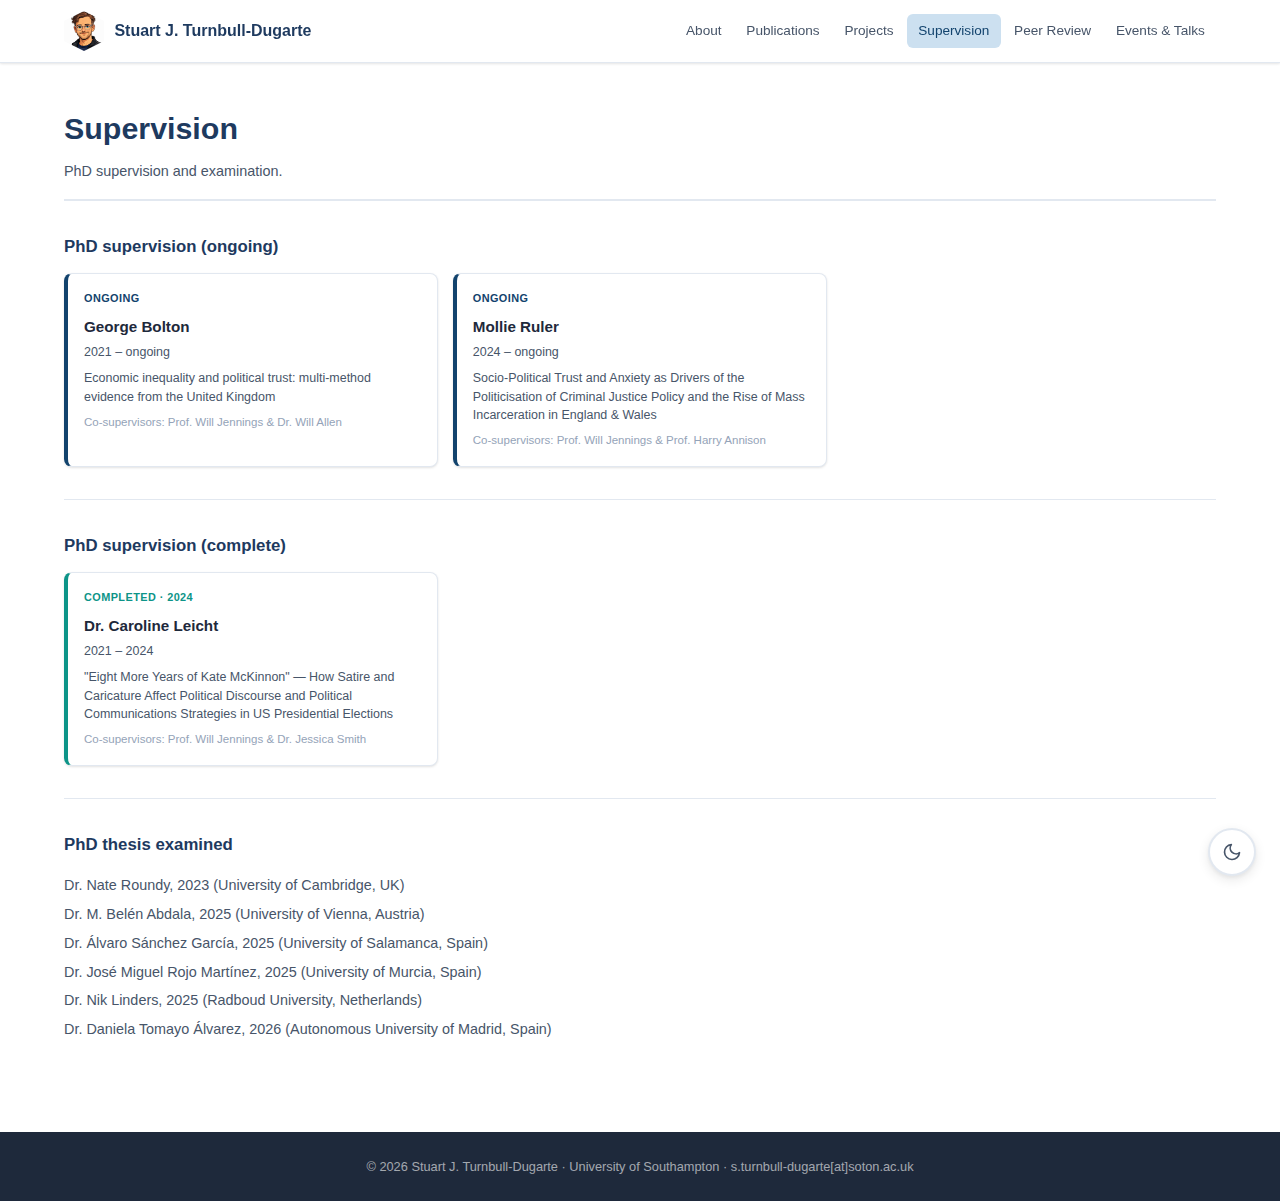
<file: www/supervision/index.html>
<!DOCTYPE html>
<!--
  ╔══════════════════════════════════════════════════════════════════╗
  ║  SUPERVISION PAGE  —  www/supervision/index.html                ║
  ╠══════════════════════════════════════════════════════════════════╣
  ║  HOW TO EDIT                                                     ║
  ║                                                                  ║
  ║  Ongoing PhD students: add/edit <div class="sup-card"> blocks   ║
  ║    inside the first <div class="supervision-grid">.             ║
  ║                                                                  ║
  ║  Completed PhDs: add <div class="sup-card complete"> blocks     ║
  ║    (note the extra "complete" class) in the second grid.        ║
  ║                                                                  ║
  ║  Examined theses: edit the plain text in                        ║
  ║    <div class="examined-list">. One line per thesis.            ║
  ║                                                                  ║
  ║  Stylesheet: ../css/site.css  (shared across all pages)         ║
  ╚══════════════════════════════════════════════════════════════════╝
-->
<html lang="en" data-theme="light">
<head>
  <meta charset="UTF-8">
  <meta name="viewport" content="width=device-width, initial-scale=1.0">
  <title>Supervision — Stuart J. Turnbull-Dugarte</title>
  <link rel="stylesheet" href="../css/site.css">
  <link rel="stylesheet" href="https://cdnjs.cloudflare.com/ajax/libs/font-awesome/6.6.0/css/all.min.css">
  <script>(function(){const t=localStorage.getItem('theme')||'light';document.documentElement.setAttribute('data-theme',t);})();</script>
  <script data-goatcounter="https://turnbulldugarte.goatcounter.com/count" async src="//gc.zgo.at/count.js"></script>
</head>
<body>

<header class="site-header">
  <div class="nav-inner">
    <a class="nav-brand" href="../index.html">
      <img src="../img/avatar.jpg" alt="Stuart Turnbull-Dugarte">
      Stuart J. Turnbull-Dugarte
    </a>
    <nav class="nav-links">
      <a href="../index.html">About</a>
      <a href="../publications/index.html">Publications</a>
      <a href="../projects/index.html">Projects</a>
      <a href="index.html" class="active">Supervision</a>
      <a href="../peer-review/index.html">Peer Review</a>
      <a href="../talks/index.html">Events &amp; Talks</a>
    </nav>
  </div>
</header>

<div class="page-wrap">
  <div class="page-header">
    <h1>Supervision</h1>
    <p>PhD supervision and examination.</p>
  </div>

  <h2 style="font-size:1.05rem;font-weight:700;color:var(--navy);margin-bottom:0.75rem;">PhD supervision (ongoing)</h2>
  <div class="supervision-grid" style="margin-bottom:2rem;">

    <div class="sup-card">
      <div class="sup-status">Ongoing</div>
      <div class="sup-name"><a href="https://www.southampton.ac.uk/people/5ywhrh/mr-george-bolton" target="_blank" rel="noopener">George Bolton</a></div>
      <div class="sup-years">2021 – ongoing</div>
      <div class="sup-thesis">Economic inequality and political trust: multi-method evidence from the United Kingdom</div>
      <div class="sup-cosups">Co-supervisors: Prof. Will Jennings &amp; Dr. Will Allen</div>
    </div>

    <div class="sup-card">
      <div class="sup-status">Ongoing</div>
      <div class="sup-name"><a href="https://www.southampton.ac.uk/people/6655c8/miss-mollie-ruler" target="_blank" rel="noopener">Mollie Ruler</a></div>
      <div class="sup-years">2024 – ongoing</div>
      <div class="sup-thesis">Socio-Political Trust and Anxiety as Drivers of the Politicisation of Criminal Justice Policy and the Rise of Mass Incarceration in England &amp; Wales</div>
      <div class="sup-cosups">Co-supervisors: Prof. Will Jennings &amp; Prof. Harry Annison</div>
    </div>

  </div>

  <hr>

  <h2 style="font-size:1.05rem;font-weight:700;color:var(--navy);margin:1.5rem 0 0.75rem;">PhD supervision (complete)</h2>
  <div class="supervision-grid" style="margin-bottom:2rem;">

    <div class="sup-card complete">
      <div class="sup-status">Completed · 2024</div>
      <div class="sup-name"><a href="https://carolinevleicht.weebly.com" target="_blank" rel="noopener">Dr. Caroline Leicht</a></div>
      <div class="sup-years">2021 – 2024</div>
      <div class="sup-thesis">"Eight More Years of Kate McKinnon" — How Satire and Caricature Affect Political Discourse and Political Communications Strategies in US Presidential Elections</div>
      <div class="sup-cosups">Co-supervisors: Prof. Will Jennings &amp; Dr. Jessica Smith</div>
    </div>

  </div>

  <hr>

  <h2 style="font-size:1.05rem;font-weight:700;color:var(--navy);margin:1.5rem 0 0.75rem;">PhD thesis examined</h2>
  <div class="examined-list">
    Dr. Nate Roundy, 2023 (University of Cambridge, UK)<br>
    Dr. M. Belén Abdala, 2025 (University of Vienna, Austria)<br>
    Dr. Álvaro Sánchez García, 2025 (University of Salamanca, Spain)<br>
    Dr. José Miguel Rojo Martínez, 2025 (University of Murcia, Spain)<br>
    Dr. Nik Linders, 2025 (Radboud University, Netherlands)<br>
    Dr. Daniela Tomayo Álvarez, 2026 (Autonomous University of Madrid, Spain)
  </div>

</div>

<footer>
  <p>&copy; 2026 Stuart J. Turnbull-Dugarte · University of Southampton · s.turnbull-dugarte[at]soton.ac.uk</p>
</footer>

<button class="dark-mode-toggle" id="darkModeToggle" aria-label="Toggle dark mode">
  <svg class="moon-icon" viewBox="0 0 24 24"><path d="M21 12.79A9 9 0 1 1 11.21 3 7 7 0 0 0 21 12.79z"/></svg>
  <svg class="sun-icon" viewBox="0 0 24 24"><circle cx="12" cy="12" r="5"/><line x1="12" y1="1" x2="12" y2="3"/><line x1="12" y1="21" x2="12" y2="23"/><line x1="4.22" y1="4.22" x2="5.64" y2="5.64"/><line x1="18.36" y1="18.36" x2="19.78" y2="19.78"/><line x1="1" y1="12" x2="3" y2="12"/><line x1="21" y1="12" x2="23" y2="12"/><line x1="4.22" y1="19.78" x2="5.64" y2="18.36"/><line x1="18.36" y1="5.64" x2="19.78" y2="4.22"/></svg>
</button>

<script>
document.getElementById('darkModeToggle').addEventListener('click', function() {
  const next = document.documentElement.getAttribute('data-theme') === 'dark' ? 'light' : 'dark';
  document.documentElement.setAttribute('data-theme', next);
  localStorage.setItem('theme', next);
});
</script>
</body>
</html>
</file>
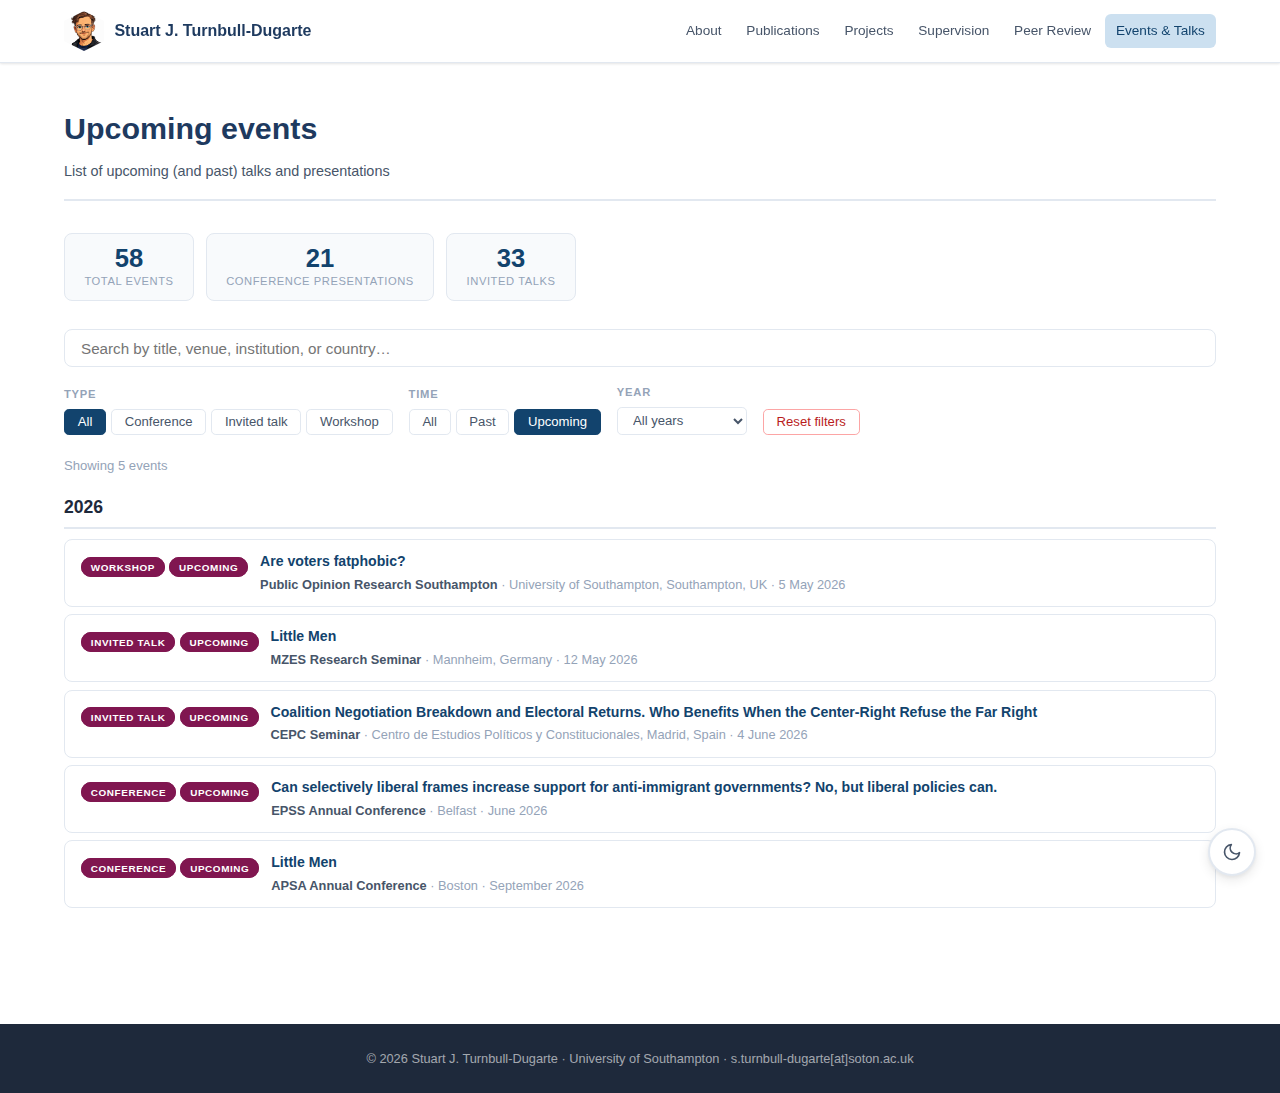
<file: www/talks/index.html>
<!DOCTYPE html>
<!--
  ╔══════════════════════════════════════════════════════════════════╗
  ║  EVENTS & TALKS  —  www/talks/index.html                        ║
  ╠══════════════════════════════════════════════════════════════════╣
  ║  HOW TO EDIT                                                     ║
  ║                                                                  ║
  ║  Events are stored in the TALKS array in the <script> block     ║
  ║  near the bottom of this file. Each entry has:                  ║
  ║    year        – integer                                         ║
  ║    type        – "conference_presentation" | "invited_talk"      ║
  ║                  | "workshop"                                    ║
  ║    title       – talk title (string, leave "" if unknown)        ║
  ║    venue       – conference / seminar name                       ║
  ║    institution – host university / organisation                  ║
  ║    city        – city (optional)                                 ║
  ║    country     – country (optional)                              ║
  ║    topic       – research topic tag (optional)                   ║
  ║    future      – true if the event is upcoming, else false       ║
  ║                                                                  ║
  ║  Stylesheet: ../css/site.css  (shared across all pages)         ║
  ╚══════════════════════════════════════════════════════════════════╝
-->
<html lang="en" data-theme="light">
<head>
  <meta charset="UTF-8">
  <meta name="viewport" content="width=device-width, initial-scale=1.0">
  <title>Events &amp; Talks — Stuart J. Turnbull-Dugarte</title>
  <link rel="stylesheet" href="../css/site.css">
  <link rel="stylesheet" href="https://cdnjs.cloudflare.com/ajax/libs/font-awesome/6.6.0/css/all.min.css">
  <script>(function(){const t=localStorage.getItem('theme')||'light';document.documentElement.setAttribute('data-theme',t);})();</script>
  <script data-goatcounter="https://turnbulldugarte.goatcounter.com/count" async src="//gc.zgo.at/count.js"></script>
  <style>
    /* ── Stats bar ──────────────────────────────────────────── */
    .stats-bar {
      display: flex;
      flex-wrap: wrap;
      gap: 0.75rem;
      margin-bottom: 1.75rem;
    }
    .stat-pill {
      display: flex;
      flex-direction: column;
      align-items: center;
      background: var(--bg-2);
      border: 1px solid var(--border);
      border-radius: var(--radius);
      padding: 0.6rem 1.2rem;
      min-width: 130px;
    }
    .stat-num  { font-size: 1.6rem; font-weight: 700; color: var(--blue); line-height: 1.1; }
    .stat-lbl  { font-size: 0.7rem; color: var(--text-3); text-transform: uppercase; letter-spacing: 0.05em; white-space: nowrap; }

    /* ── Search ─────────────────────────────────────────────── */
    .search-box {
      width: 100%;
      padding: 0.6rem 1rem;
      border: 1px solid var(--border);
      border-radius: var(--radius);
      font-size: 0.95rem;
      background: var(--card-bg);
      color: var(--text);
      outline: none;
      transition: border-color 0.2s, box-shadow 0.2s;
      margin-bottom: 1rem;
    }
    .search-box:focus { border-color: var(--blue-lt); box-shadow: 0 0 0 3px rgba(26,90,143,0.15); }

    /* ── Filter row ─────────────────────────────────────────── */
    .filter-bar { display: flex; flex-wrap: wrap; gap: 1rem; margin-bottom: 1.25rem; align-items: flex-end; }
    .filter-group { display: flex; flex-direction: column; gap: 0.3rem; }
    .filter-lbl { font-size: 0.7rem; font-weight: 700; text-transform: uppercase; letter-spacing: 0.07em; color: var(--text-3); }

    .btn-group { display: flex; gap: 0.3rem; flex-wrap: wrap; }
    .flt-btn {
      padding: 0.3rem 0.8rem;
      font-size: 0.82rem;
      font-weight: 500;
      border: 1px solid var(--border);
      border-radius: 0.3rem;
      background: var(--card-bg);
      color: var(--text-2);
      cursor: pointer;
      transition: all 0.15s;
      white-space: nowrap;
    }
    .flt-btn:hover  { border-color: var(--blue-lt); color: var(--blue); }
    .flt-btn.active { background: var(--blue); border-color: var(--blue); color: #fff; }

    .flt-select {
      padding: 0.3rem 0.7rem;
      font-size: 0.82rem;
      border: 1px solid var(--border);
      border-radius: 0.3rem;
      background: var(--card-bg);
      color: var(--text-2);
      cursor: pointer;
      outline: none;
      min-width: 130px;
    }
    .flt-select:focus { border-color: var(--blue-lt); }

    .reset-btn {
      padding: 0.3rem 0.8rem;
      font-size: 0.82rem;
      font-weight: 500;
      border: 1px solid #fca5a5;
      border-radius: 0.3rem;
      background: var(--card-bg);
      color: #b91c1c;
      cursor: pointer;
      transition: all 0.15s;
    }
    .reset-btn:hover { background: #b91c1c; color: #fff; border-color: #b91c1c; }

    /* ── Results meta ───────────────────────────────────────── */
    .results-meta { font-size: 0.82rem; color: var(--text-3); margin-bottom: 1rem; }

    /* ── Year group ─────────────────────────────────────────── */
    .year-group   { margin-bottom: 1.75rem; }
    .year-heading {
      font-size: 1.1rem;
      font-weight: 700;
      color: var(--text);
      border-bottom: 2px solid var(--border);
      padding-bottom: 0.35rem;
      margin-bottom: 0.6rem;
    }

    /* ── Talk card ──────────────────────────────────────────── */
    .talk-card {
      display: flex;
      align-items: flex-start;
      gap: 0.75rem;
      padding: 0.75rem 1rem;
      border: 1px solid var(--border);
      border-radius: var(--radius);
      background: var(--card-bg);
      margin-bottom: 0.45rem;
      transition: box-shadow 0.2s, transform 0.2s;
    }
    .talk-card:hover { box-shadow: var(--shadow-md); transform: translateY(-1px); }

    .talk-badge {
      flex-shrink: 0;
      font-size: 0.62rem;
      font-weight: 700;
      text-transform: uppercase;
      letter-spacing: 0.06em;
      padding: 0.22rem 0.55rem;
      border-radius: 999px;
      white-space: nowrap;
      margin-top: 0.1rem;
    }
    .badge-conf     { background: #f5dde6; color: #801650; border: 1px solid #d4a0b5; }
    .badge-invited  { background: #f5dde6; color: #801650; border: 1px solid #d4a0b5; }
    .badge-workshop { background: #f5dde6; color: #801650; border: 1px solid #d4a0b5; }
    .badge-future   { background: #801650; color: #ffffff; border: 1px solid #801650; }
    [data-theme="dark"] .badge-conf     { background:#4a0d2e; color:#f0a0bf; border-color:#801650; }
    [data-theme="dark"] .badge-invited  { background:#4a0d2e; color:#f0a0bf; border-color:#801650; }
    [data-theme="dark"] .badge-workshop { background:#4a0d2e; color:#f0a0bf; border-color:#801650; }
    [data-theme="dark"] .badge-future   { background:#f0a0bf; color:#4a0d2e; border-color:#f0a0bf; }

    .talk-body  { flex: 1; min-width: 0; }
    .talk-title { font-size: 0.88rem; font-weight: 600; color: var(--blue); margin: 0 0 0.2rem; line-height: 1.4; }
    .talk-title-empty { font-size: 0.88rem; font-style: italic; color: var(--text-3); margin: 0 0 0.2rem; }
    .talk-meta  { font-size: 0.8rem; color: var(--text-2); line-height: 1.5; }
    .talk-venue { font-weight: 600; }
    .talk-loc   { color: var(--text-3); }
    .talk-topic {
      display: inline-block;
      font-size: 0.62rem;
      padding: 0.12rem 0.45rem;
      border-radius: 999px;
      background: var(--bg-2);
      border: 1px solid var(--border);
      color: var(--text-3);
      margin-top: 0.2rem;
    }

    /* ── No results ─────────────────────────────────────────── */
    .no-results { text-align: center; padding: 3rem 0; color: var(--text-3); font-size: 1rem; }

    @media (max-width: 600px) {
      .talk-card  { flex-direction: column; gap: 0.35rem; }
      .stat-pill  { min-width: 100px; }
      .filter-bar { gap: 0.6rem; }
    }
  </style>
</head>
<body>

<header class="site-header">
  <div class="nav-inner">
    <a class="nav-brand" href="../index.html">
      <img src="../img/avatar.jpg" alt="Stuart Turnbull-Dugarte">
      Stuart J. Turnbull-Dugarte
    </a>
    <nav class="nav-links">
      <a href="../index.html">About</a>
      <a href="../publications/index.html">Publications</a>
      <a href="../projects/index.html">Projects</a>
      <a href="../supervision/index.html">Supervision</a>
      <a href="../peer-review/index.html">Peer Review</a>
      <a href="index.html" class="active">Events &amp; Talks</a>
    </nav>
  </div>
</header>

<div class="page-wrap">
  <div class="page-header">
    <h1>Upcoming events</h1>
    <p>List of upcoming (and past) talks and presentations</p>
  </div>

  <!-- Stats bar -->
  <div class="stats-bar">
    <div class="stat-pill"><span class="stat-num" id="stat-total">–</span><span class="stat-lbl">Total events</span></div>
    <div class="stat-pill"><span class="stat-num" id="stat-conf">–</span><span class="stat-lbl">Conference presentations</span></div>
    <div class="stat-pill"><span class="stat-num" id="stat-invited">–</span><span class="stat-lbl">Invited talks</span></div>
  </div>

  <!-- Search -->
  <input id="search-input" type="text" class="search-box"
    placeholder="Search by title, venue, institution, or country…" autocomplete="off">

  <!-- Filters -->
  <div class="filter-bar">

    <div class="filter-group">
      <span class="filter-lbl">Type</span>
      <div class="btn-group" id="type-filter">
        <button class="flt-btn active" data-value="all">All</button>
        <button class="flt-btn" data-value="conference_presentation">Conference</button>
        <button class="flt-btn" data-value="invited_talk">Invited talk</button>
        <button class="flt-btn" data-value="workshop">Workshop</button>
      </div>
    </div>

    <div class="filter-group">
      <span class="filter-lbl">Time</span>
      <div class="btn-group" id="time-filter">
        <button class="flt-btn" data-value="all">All</button>
        <button class="flt-btn" data-value="past">Past</button>
        <button class="flt-btn active" data-value="future">Upcoming</button>
      </div>
    </div>

    <div class="filter-group">
      <span class="filter-lbl">Year</span>
      <select id="year-filter" class="flt-select">
        <option value="all">All years</option>
      </select>
    </div>

    <div class="filter-group">
      <button id="reset-btn" class="reset-btn">Reset filters</button>
    </div>

  </div>

  <p class="results-meta" id="results-meta"></p>

  <div id="talks-list"></div>
  <div id="no-results" class="no-results dn">No events match your current filters.</div>

</div>

<footer>
  <p>&copy; 2026 Stuart J. Turnbull-Dugarte · University of Southampton · s.turnbull-dugarte[at]soton.ac.uk</p>
</footer>

<button class="dark-mode-toggle" id="darkModeToggle" aria-label="Toggle dark mode">
  <svg class="moon-icon" viewBox="0 0 24 24"><path d="M21 12.79A9 9 0 1 1 11.21 3 7 7 0 0 0 21 12.79z"/></svg>
  <svg class="sun-icon" viewBox="0 0 24 24"><circle cx="12" cy="12" r="5"/><line x1="12" y1="1" x2="12" y2="3"/><line x1="12" y1="21" x2="12" y2="23"/><line x1="4.22" y1="4.22" x2="5.64" y2="5.64"/><line x1="18.36" y1="18.36" x2="19.78" y2="19.78"/><line x1="1" y1="12" x2="3" y2="12"/><line x1="21" y1="12" x2="23" y2="12"/><line x1="4.22" y1="19.78" x2="5.64" y2="18.36"/><line x1="18.36" y1="5.64" x2="19.78" y2="4.22"/></svg>
</button>

<script>
document.getElementById('darkModeToggle').addEventListener('click', function() {
  const next = document.documentElement.getAttribute('data-theme') === 'dark' ? 'light' : 'dark';
  document.documentElement.setAttribute('data-theme', next);
  localStorage.setItem('theme', next);
});
</script>

<script>
// ── Event data ─────────────────────────────────────────────────────────────
// To add an event: copy one object, update the fields, set future:true if upcoming.
const TALKS = [

  // ── Upcoming ─────────────────────────────────────────────────────────────
  { year:2026, type:"workshop",                title:"Are voters fatphobic?", venue:"Public Opinion Research Southampton",       institution:"University of Southampton", city:"Southampton", country:"UK", topic:"", date:"5 May 2026", future:true },
  { year:2026, type:"invited_talk",            title:"Little Men",            venue:"MZES Research Seminar",                    institution:"",                       city:"Mannheim", country:"Germany", topic:"", date:"12 May 2026", future:true },
  { year:2026, type:"invited_talk",            title:"Coalition Negotiation Breakdown and Electoral Returns. Who Benefits When the Center-Right Refuse the Far Right",            venue:"CEPC Seminar",                    institution:"Centro de Estudios Políticos y Constitucionales",  city:"Madrid", country:"Spain", topic:"", date:"4 June 2026", future:true },
  { year:2026, type:"conference_presentation", title:"Can selectively liberal frames increase support for anti-immigrant governments? No, but liberal policies can.", venue:"EPSS Annual Conference",  institution:"", city:"Belfast", country:"", topic:"", date:"June 2026", future:true  },
  { year:2026, type:"conference_presentation", title:"Little Men", venue:"APSA Annual Conference",  institution:"", city:"Boston", country:"", topic:"", date:"September 2026", future:true  },

  // ── WORKSHOPS ────────────────────────────────────────────

  { year:2025, type:"workshop", title:"Coalition Negotiation Breakdown and Electoral Returns. Who Benefits When the Center-Right Refuse the Far Right", venue:"Political Inequality Workshop",            institution:"Uppsala Universitet", city:"", country:"Sweden", topic:"" },
  { year:2025, type:"workshop", title:"Coalition Negotiation Breakdown and Electoral Returns. Who Benefits When the Center-Right Refuse the Far Right", venue:"LSE-BI Political Economy Workshop",            institution:"London School of Economics", city:"", country:"UK", topic:"" },
  { year:2025, type:"workshop", title:"The Political Costs of Transphobia", venue:"PPRNet Annual Meeting",            institution:"Humboldt-Universität zu Berlin", city:"", country:"Berlin", topic:"" },

  // ── Conference Presentations ────────────────────────────────────────────
  { year:2025, type:"conference_presentation", title:"Facts against femonationalism: how to stop far-right normalisation", venue:"APSA Annual Conference",  institution:"", city:"Vancouver", country:"", topic:"" },
  { year:2025, type:"conference_presentation", title:"Voting like their rights depended on it? Why more LGBTQ+ citizens are also voters", venue:"APSA Annual Conference",  institution:"", city:"Vancouver", country:"", topic:"" },
  { year:2025, type:"conference_presentation", title:"Contagious hate? Partisans cues and attitudes to minority rights", venue:"EPSA Annual Conference",  institution:"", city:"Madrid", country:"", topic:"" },
  { year:2025, type:"conference_presentation", title:"Reactions to US liberal backsliding", venue:"EPSA Annual Conference",            institution:"", city:"Madrid", country:"", topic:"" },
  { year:2024, type:"conference_presentation", title:"Swiping on left & right: a visual conjoint experiment on the consequences of political projection in the social world", venue:"EPSA Annual Conference",            institution:"", city:"Köln", country:"", topic:"" },
  { year:2024, type:"conference_presentation", title:"Allies in the streets and illiberal in the sheets? Women in the dating market punish gender incongruent sexual behaviour more", venue:"EPSA Annual Conference",            institution:"", city:"Köln", country:"", topic:"" },
  { year:2024, type:"conference_presentation", title:"Allies in the streets and illiberal in the sheets? Women in the dating market punish gender incongruent sexual behaviour more", venue:"ECPG",                             institution:"", city:"", country:"", topic:"" },
  { year:2024, type:"conference_presentation", title:"", venue:"ECPG",                             institution:"", city:"", country:"", topic:"" },
  { year:2024, type:"conference_presentation", title:"Swiping on left & right: a visual conjoint experiment on the consequences of political projection in the social world", venue:"ECPR Annual Conference",          institution:"", city:"Dublin", country:"", topic:"" },
  { year:2023, type:"conference_presentation", title:"Education as identity? Group-based affect between graduates and non-graduates: multi-study evidence from Britain", venue:"EPSA Annual Conference",            institution:"", city:"Strathclyde", country:"", topic:"" },
  { year:2023, type:"conference_presentation", title:"Heroes and villains: motivated projection of political identities", venue:"EPSA Annual Conference",            institution:"", city:"Strathclyde", country:"", topic:"" },
  { year:2023, type:"conference_presentation", title:"The Fragility of (Il)liberal Values. Social identity markers and value movers", venue:"EPOP Annual Conference",            institution:"", city:"Southampton", country:"UK", topic:"" },
  { year:2022, type:"conference_presentation", title:"Instrumentally inclusive: the political psychology of homonationalism", venue:"EPOP Annual Conference",            institution:"", city:"Newcastle", country:"UK", topic:"" },
  { year:2022, type:"conference_presentation", title:"Rally ’Round the Barrack: Far-Right Support and the Military", venue:"EPOP Annual Conference",            institution:"", city:"Newcastle", country:"UK", topic:"" },
  { year:2021, type:"conference_presentation", title:"Rally ’Round the Barrack: Far-Right Support and the Military", venue:"AECPA",                            institution:"", city:"", country:"Spain", topic:"" },
  { year:2021, type:"conference_presentation", title:"", venue:"UK Political Psychology Conference", institution:"", city:"", country:"UK", topic:"" },
  { year:2019, type:"conference_presentation", title:"Gay and (politically) active: homosexuality and its affects on electoral turnout in Europe", venue:"EPOP Annual Conference",            institution:"", city:"Strathclyde", country:"UK", topic:"" },
  { year:2019, type:"conference_presentation", title:"Why vote when you cannot choose? EU intervention and political participation in times of constraint", venue:"EPOP Annual Conference",            institution:"", city:"Strathclyde", country:"UK", topic:"" },
  { year:2017, type:"conference_presentation", title:"The impact of EU economic intervention on political parties’ politicisation of Europe following the financial crisis", venue:"ECPR Political Parties Summer School", institution:"", city:"Nottingham", country:"", topic:"" },

  // ── Invited Talks ───────────────────────────────────────────────────────
  { year:2026, type:"invited_talk", title:"Does Accommodating Radical Right Positions Help Social Democratic Parties?", venue:"Centre on Migration, Policy and Society (COMPAS) Seminar",               institution:"University of Oxford",                  city:"", country:"UK", topic:"" },
  { year:2026, type:"invited_talk", title:"The Rainbow Vote (book talk)", venue:"REPRESENT Seminar",               institution:"University of Nottingham",                  city:"", country:"UK", topic:"" },
  { year:2025, type:"invited_talk", title:"The Rainbow Vote (book talk)", venue:"Comparative Politics Seminar",               institution:"University of Reading",                  city:"", country:"UK", topic:"" },
  { year:2025, type:"invited_talk", title:"Keynote: What to do (and not to do) about a problem like the far right", venue:"Madrid Empirical Social Science (MESS) Conference", institution:"", city:"Madrid", country:"Spain", topic:"" },
  { year:2025, type:"invited_talk", title:"The Rainbow Vote (book talk)", venue:"Research Seminar",                           institution:"Zentrum Marc Bloch",                     city:"Berlin", country:"Germany", topic:"" },
  { year:2025, type:"invited_talk", title:"The Rainbow Vote (book talk)", venue:"Dept. of Government Seminar",                institution:"University of Essex",                    city:"", country:"UK", topic:"" },
  { year:2025, type:"invited_talk", title:"The Rainbow Vote (book talk)", venue:"Comparative Politics Seminar",               institution:"University of Bath",                     city:"", country:"UK", topic:"" },
  { year:2025, type:"invited_talk", title:"The Rainbow Vote (book talk)", venue:"EPOP Seminar, Dept. of Politics & IR",       institution:"University of Edinburgh",                city:"", country:"UK", topic:"" },
  { year:2025, type:"invited_talk", title:"The Rainbow Vote (book talk)", venue:"Institute for Public Goods & Policies",      institution:"CSIC",                                   city:"", country:"Spain", topic:"" },
  { year:2025, type:"invited_talk", title:"The Rainbow Vote (book talk)", venue:"Democracy, Elections and Citizenship",       institution:"Universitat Autònoma de Barcelona",       city:"Barcelona", country:"Spain", topic:"" },
  { year:2024, type:"invited_talk", title:"Far Right Normalization & Centrifugal Affect. Evidence from the Dating Market", venue:"Swiss Chair Seminar",                        institution:"European University Institute",           city:"Florence", country:"Italy", topic:"" },
  { year:2024, type:"invited_talk", title:"Allies on the streets but illiberal in the sheets? Gender and the private-vs-public inclusion of sexual minorities", venue:"Dept. of Political Science Seminar",         institution:"University College London",              city:"London", country:"UK", topic:"" },
  { year:2024, type:"invited_talk", title:"Far Right Normalization & Centrifugal Affect. Evidence from the Dating Market", venue:"Comparative Politics Research Group Seminar",institution:"Lunds Universitet",                      city:"Lund", country:"Sweden", topic:"" },
  { year:2024, type:"invited_talk", title:"Heroes and villains: motivated projection of political identities", venue:"Dept. of Political Science High Research Seminar", institution:"Stockholms Universitet",          city:"Stockholm", country:"Sweden", topic:"" },
  { year:2024, type:"invited_talk", title:"LGBTQ+ Political Behaviour", venue:"Gender & Politics Summer School",            institution:"Università di Verona",                   city:"Verona", country:"Italy", topic:"" },
  { year:2024, type:"invited_talk", title:"Heroes and villains: motivated projection of political identities", venue:"Nuffield Political Science Seminar",         institution:"University of Oxford",                   city:"Oxford", country:"UK", topic:"" },
  { year:2024, type:"invited_talk", title:"Far Right Normalization & Centrifugal Affect. Evidence from the Dating Market.", venue:"Dept. of Government High Seminar",           institution:"Uppsala Universitet",                    city:"Uppsala", country:"Sweden", topic:"" },
  { year:2024, type:"invited_talk", title:"Allies on the streets but illiberal in the sheets? Gender and the private-vs-public inclusion of sexual minorities", venue:"Gender Seminar",                             institution:"Swedish Institute for Social Research",  city:"Stockholm", country:"Sweden", topic:"" },
  { year:2023, type:"invited_talk", title:"Heroes and villains: motivated projection of political identities", venue:"Democracy & Elections Seminar",              institution:"University of Manchester",               city:"Manchester", country:"UK", topic:"" },
  { year:2023, type:"invited_talk", title:"Heroes and villains: motivated projection of political identities", venue:"Government & Public Policy Seminar",         institution:"University of Strathclyde",              city:"Glasgow", country:"UK", topic:"" },
  { year:2023, type:"invited_talk", title:"Instrumentally inclusive: the political psychology of homonationalism", venue:"UPPGAP Seminar",                             institution:"Uppsala Universitet",                    city:"Uppsala", country:"Sweden", topic:"" },
  { year:2022, type:"invited_talk", title:"Heroes and villains: motivated projection of political identities", venue:"Dept. of Communication",                     institution:"Vrije Universiteit Amsterdam",            city:"Amsterdam", country:"Netherlands", topic:"" },
  { year:2022, type:"invited_talk", title:"Heroes and villains: motivated projection of political identities", venue:"Democracy & Elections Centre",               institution:"Royal Holloway University",              city:"London", country:"UK", topic:"" },
  { year:2022, type:"invited_talk", title:"VOX: The Rise of Spanish Populist Radical Right", venue:"Association for the Study of Ethnicity and Nationalism", institution:"", city:"", country:"UK", topic:"" },
  { year:2022, type:"invited_talk", title:"Fine for Adam & Eve but not Adam & Steve? Homonegativity bias, parasocial contact, and public support for surrogacy.} ", venue:"Dept. of Politics & International Relations", institution:"University of Reading",                  city:"Reading", country:"UK", topic:"" },
  { year:2021, type:"invited_talk", title:"Far from the (Conservative) tree? Sexuality and intergenerational partisan preferences.", venue:"Queer Politics Webinar",                     institution:"",                   city:"", country:"USA", topic:"" },
  { year:2020, type:"invited_talk", title:"Can EU judicial intervention increase polity scepticism? Quasi-experimental evidence from Spain", venue:"Chair of Electoral Democracy",               institution:"University of Montréal",                 city:"Montréal", country:"Canada", topic:"" },
  { year:2020, type:"invited_talk", title:"Can EU judicial intervention increase polity scepticism? Quasi-experimental evidence from Spain", venue:"Quantitative Political Economy Seminar",     institution:"King's College London",                  city:"London", country:"UK", topic:"" },
  { year:2019, type:"invited_talk", title:"Why vote when you cannot choose? EU intervention and political participation in times of constraint", venue:"Institute of Human Studies",                 institution:"George Mason University",                city:"Fairfax", country:"USA", topic:"" },
  { year:2019, type:"invited_talk", title:"Why vote when you cannot choose? EU intervention and political participation in times of constraint", venue:"Juan March Institute",                       institution:"Universidad Carlos III",                 city:"Madrid", country:"Spain", topic:"" },
  { year:2018, type:"invited_talk", title:"The impact of EU economic intervention on political parties’ politicisation of Europe following the financial crisis", venue:"Dept. of Social Science Work-in-Progress Seminar", institution:"Universidad Carlos III",           city:"Madrid", country:"Spain", topic:"" },
];

// ── Helpers ────────────────────────────────────────────────────────────────
function esc(s) {
  return String(s||'').replace(/&/g,'&amp;').replace(/</g,'&lt;').replace(/>/g,'&gt;').replace(/"/g,'&quot;');
}
function typeLabel(t) {
  return t === 'conference_presentation' ? 'Conference'
       : t === 'invited_talk'            ? 'Invited talk'
       : t === 'workshop'                ? 'Workshop'
       : t;
}
function badgeClass(t) {
  if (t.future) return 'badge-future';
  if (t.type === 'conference_presentation') return 'badge-conf';
  if (t.type === 'invited_talk')            return 'badge-invited';
  return 'badge-workshop';
}
function cardHTML(t) {
  const loc = [t.institution, t.city, t.country].filter(Boolean).join(', ');
  const titleHtml = t.title
    ? `<p class="talk-title">${esc(t.title)}</p>`
    : `<p class="talk-title-empty">Talk title not recorded</p>`;
  const futureBadge = t.future ? `<span class="talk-badge badge-future">Upcoming</span>` : '';
  const dateStr = t.date ? `<span class="talk-loc"> · ${esc(t.date)}</span>` : '';
  return `
    <div class="talk-card">
      <div>
        <span class="talk-badge ${badgeClass(t)}">${typeLabel(t.type)}</span>
        ${futureBadge}
      </div>
      <div class="talk-body">
        ${titleHtml}
        <div class="talk-meta">
          <span class="talk-venue">${esc(t.venue)}</span>
          ${loc ? `<span class="talk-loc"> · ${esc(loc)}</span>` : ''}
          ${dateStr}
        </div>
      </div>
    </div>`;
}

// ── State & filter ──────────────────────────────────────────────────────────
let state = { search:'', type:'all', time:'future', year:'all' };

function filtered() {
  const q = state.search.toLowerCase();
  return TALKS.filter(t => {
    if (state.type  !== 'all' && t.type !== state.type)            return false;
    if (state.time === 'past'   && t.future)                       return false;
    if (state.time === 'future' && !t.future)                      return false;
    if (state.year  !== 'all'  && String(t.year) !== state.year)   return false;
    if (q) {
      const hay = [t.title,t.venue,t.institution,t.country,t.city,t.topic].join(' ').toLowerCase();
      if (!hay.includes(q)) return false;
    }
    return true;
  });
}

function render() {
  const data = filtered();
  const list  = document.getElementById('talks-list');
  const noRes = document.getElementById('no-results');
  const meta  = document.getElementById('results-meta');

  if (!data.length) {
    list.innerHTML = '';
    noRes.classList.remove('dn');
    meta.textContent = '';
    return;
  }
  noRes.classList.add('dn');
  meta.textContent = `Showing ${data.length} event${data.length !== 1 ? 's' : ''}`;

  // Group by year, newest first
  const byYear = {};
  data.forEach(t => { (byYear[t.year] = byYear[t.year] || []).push(t); });

  let html = '';
  Object.keys(byYear).sort((a,b) => b-a).forEach(yr => {
    html += `<div class="year-group"><h3 class="year-heading">${yr}</h3>`;
    byYear[yr].forEach(t => { html += cardHTML(t); });
    html += '</div>';
  });
  list.innerHTML = html;
}

// ── Populate dropdowns ──────────────────────────────────────────────────────
(function () {
  const years  = [...new Set(TALKS.map(t => t.year))].sort((a,b) => b-a);
  const ySel   = document.getElementById('year-filter');
  years.forEach(y => { const o = document.createElement('option'); o.value = y; o.textContent = y; ySel.appendChild(o); });

})();

// ── Stats ────────────────────────────────────────────────────────────────────
document.getElementById('stat-total').textContent   = TALKS.length;
document.getElementById('stat-conf').textContent    = TALKS.filter(t => t.type === 'conference_presentation').length;
document.getElementById('stat-invited').textContent = TALKS.filter(t => t.type === 'invited_talk').length;

// ── Event listeners ──────────────────────────────────────────────────────────
document.getElementById('search-input').addEventListener('input', e => { state.search = e.target.value; render(); });

document.getElementById('type-filter').addEventListener('click', e => {
  if (!e.target.matches('.flt-btn')) return;
  document.querySelectorAll('#type-filter .flt-btn').forEach(b => b.classList.remove('active'));
  e.target.classList.add('active');
  state.type = e.target.dataset.value;
  render();
});
document.getElementById('time-filter').addEventListener('click', e => {
  if (!e.target.matches('.flt-btn')) return;
  document.querySelectorAll('#time-filter .flt-btn').forEach(b => b.classList.remove('active'));
  e.target.classList.add('active');
  state.time = e.target.dataset.value;
  render();
});
document.getElementById('year-filter').addEventListener('change', e => { state.year = e.target.value; render(); });
document.getElementById('reset-btn').addEventListener('click', function () {
  state = { search:'', type:'all', time:'future', year:'all' };
  document.getElementById('search-input').value = '';
  document.getElementById('year-filter').value  = 'all';
  document.querySelectorAll('#type-filter .flt-btn').forEach((b,i) => b.classList.toggle('active', i===0));
  document.querySelectorAll('#time-filter .flt-btn').forEach((b,i) => b.classList.toggle('active', i===2));
  render();
});

// ── Init ─────────────────────────────────────────────────────────────────────
render();
</script>

</body>
</html>
</file>
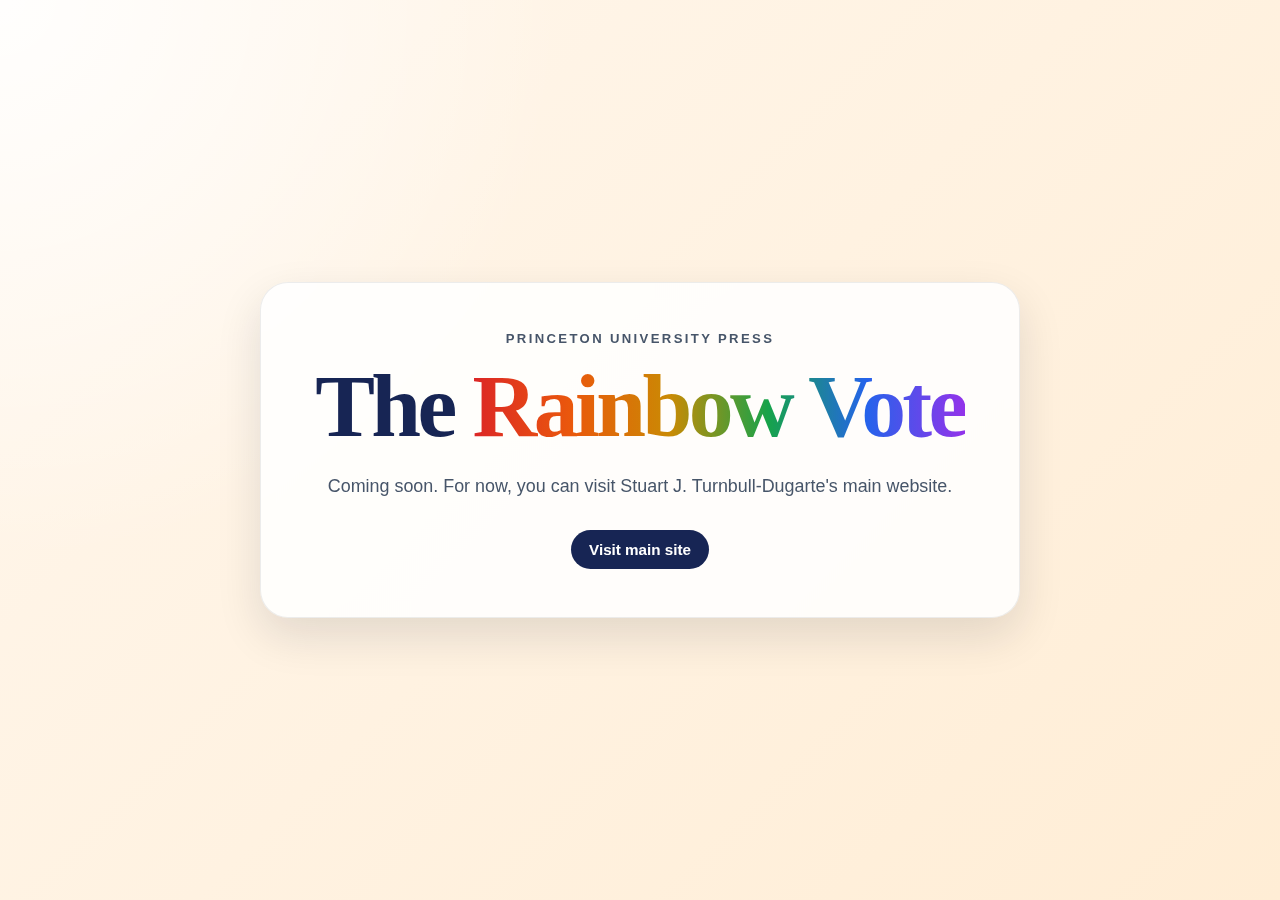
<file: www/the-rainbow-vote/index.html>
<!DOCTYPE html>
<html lang="en">
<head>
  <meta charset="UTF-8">
  <meta name="viewport" content="width=device-width, initial-scale=1.0">
  <title>The Rainbow Vote | Coming Soon</title>
  <meta name="description" content="The Rainbow Vote is coming soon.">
  <style>
    :root {
      --bg1: #fff7ed;
      --bg2: #ffedd5;
      --text: #172554;
      --muted: #475569;
      --card: rgba(255,255,255,0.86);
      --border: rgba(15,23,42,0.08);
      --shadow: 0 18px 45px rgba(15,23,42,0.12);
      --accent1: #dc2626;
      --accent2: #ea580c;
      --accent3: #ca8a04;
      --accent4: #16a34a;
      --accent5: #2563eb;
      --accent6: #9333ea;
    }

    * { box-sizing: border-box; }

    body {
      margin: 0;
      min-height: 100vh;
      display: grid;
      place-items: center;
      padding: 24px;
      font-family: Georgia, "Times New Roman", serif;
      color: var(--text);
      background:
        radial-gradient(circle at top left, rgba(255,255,255,0.9), transparent 36%),
        linear-gradient(135deg, var(--bg1), var(--bg2));
    }

    .card {
      width: min(760px, 100%);
      padding: 48px 36px;
      background: var(--card);
      border: 1px solid var(--border);
      border-radius: 28px;
      box-shadow: var(--shadow);
      text-align: center;
      backdrop-filter: blur(6px);
    }

    .eyebrow {
      margin: 0 0 16px;
      font: 700 0.82rem/1.2 Arial, Helvetica, sans-serif;
      letter-spacing: 0.18em;
      text-transform: uppercase;
      color: var(--muted);
    }

    h1 {
      margin: 0;
      font-size: clamp(2.8rem, 7vw, 5.8rem);
      line-height: 0.96;
      letter-spacing: -0.04em;
    }

    .rainbow {
      display: inline-block;
      background: linear-gradient(
        90deg,
        var(--accent1),
        var(--accent2),
        var(--accent3),
        var(--accent4),
        var(--accent5),
        var(--accent6)
      );
      -webkit-background-clip: text;
      background-clip: text;
      color: transparent;
    }

    .subhead {
      margin: 22px auto 0;
      max-width: 40rem;
      font: 400 1.12rem/1.7 Arial, Helvetica, sans-serif;
      color: var(--muted);
    }

    .link {
      display: inline-block;
      margin-top: 28px;
      padding: 12px 18px;
      border-radius: 999px;
      font: 700 0.95rem/1 Arial, Helvetica, sans-serif;
      text-decoration: none;
      color: #fff;
      background: var(--text);
    }

    .link:hover { opacity: 0.9; }

    @media (max-width: 640px) {
      .card { padding: 34px 22px; }
      .subhead { font-size: 1rem; }
    }
  </style>
</head>
<body>
  <main class="card">
    <p class="eyebrow">Princeton University Press</p>
    <h1>The <span class="rainbow">Rainbow Vote</span></h1>
    <p class="subhead">
      Coming soon. For now, you can visit Stuart J. Turnbull-Dugarte's main website.
    </p>
    <a class="link" href="https://www.turnbulldugarte.com/">Visit main site</a>
  </main>
</body>
</html>
</file>
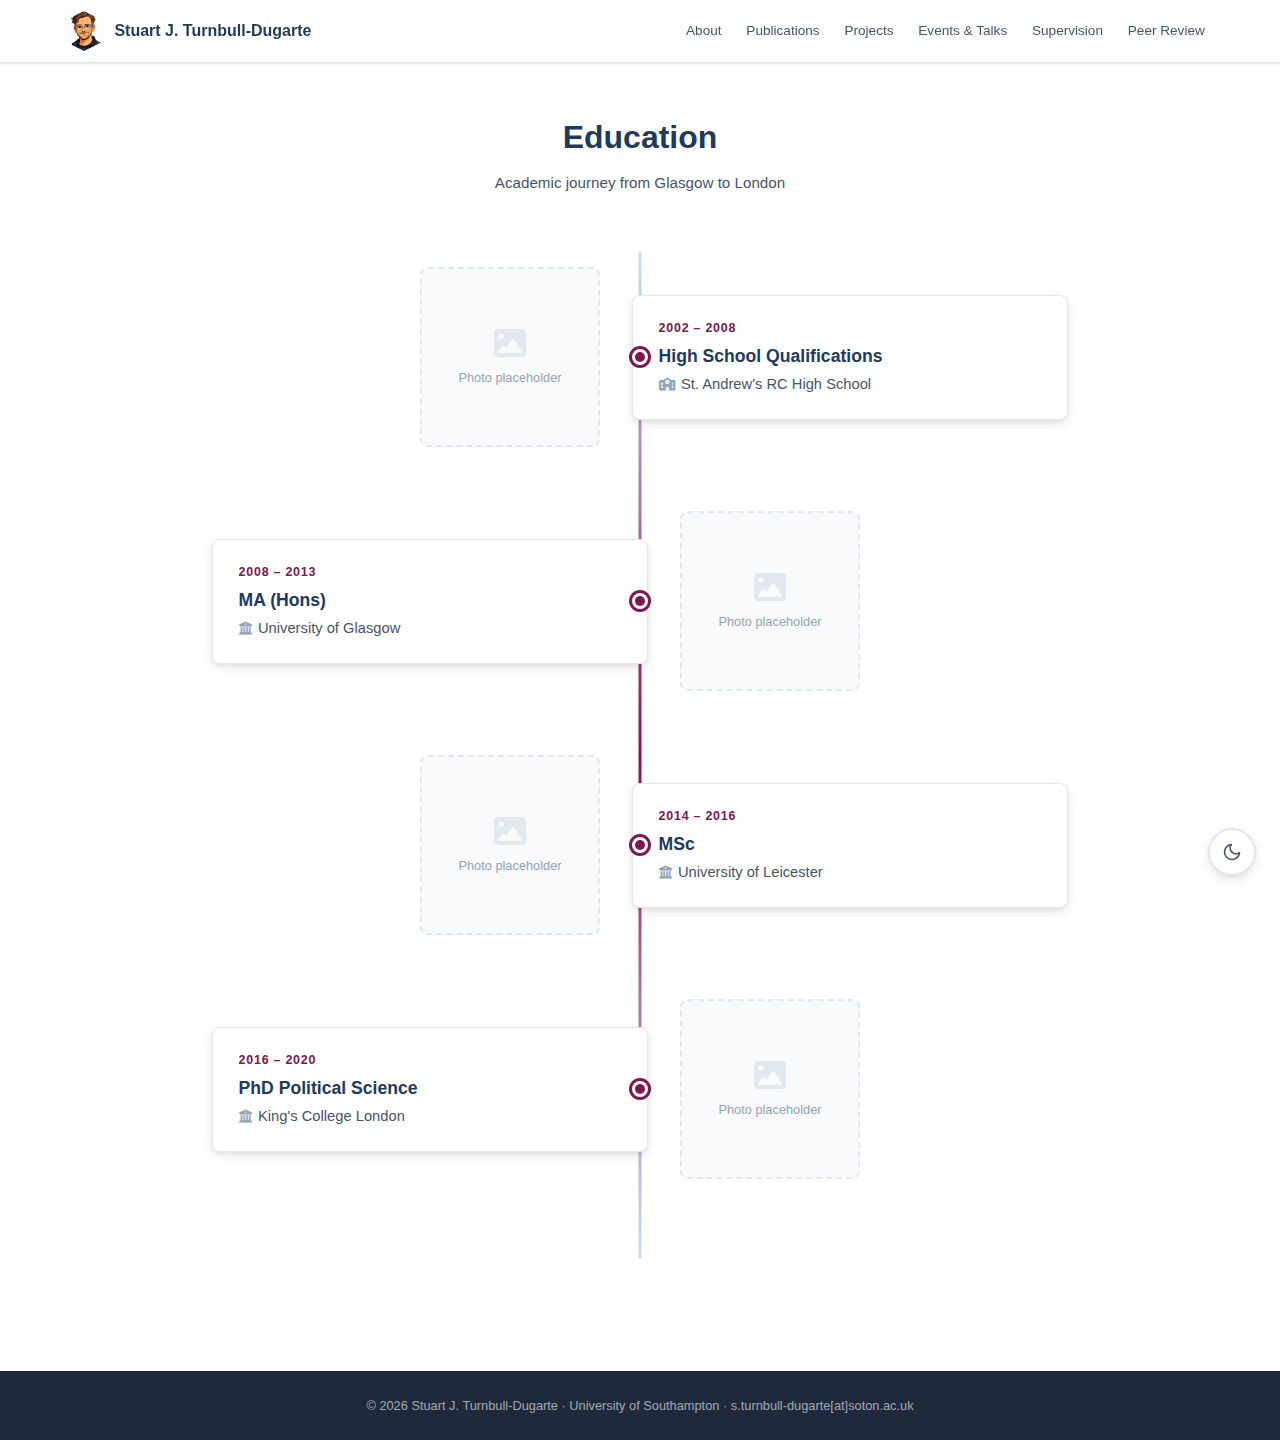
<file: www/education-preview.html>
<!DOCTYPE html>
<html lang="en" data-theme="light">
<head>
  <meta charset="UTF-8">
  <meta name="viewport" content="width=device-width, initial-scale=1.0">
  <title>Education — Stuart J. Turnbull-Dugarte</title>
  <link rel="stylesheet" href="css/site.css">
  <link rel="stylesheet" href="https://cdnjs.cloudflare.com/ajax/libs/font-awesome/6.6.0/css/all.min.css">
  <script>(function(){const t=localStorage.getItem('theme')||'light';document.documentElement.setAttribute('data-theme',t);})();</script>
  <style>
    /* ── Timeline layout ───────────────────────────────────── */
    .edu-wrap {
      max-width: 1000px;
      margin: 3rem auto;
      padding: 0 1.5rem 4rem;
    }

    .edu-wrap h1 {
      text-align: center;
      font-size: 2rem;
      font-weight: 700;
      color: var(--navy);
      margin-bottom: 0.4rem;
    }

    .edu-wrap .subtitle {
      text-align: center;
      color: var(--text-2);
      font-size: 0.95rem;
      margin-bottom: 3.5rem;
    }

    /* central spine */
    .timeline {
      position: relative;
      padding: 1rem 0;
    }

    .timeline::before {
      content: "";
      position: absolute;
      left: 50%;
      top: 0;
      bottom: 0;
      width: 3px;
      background: linear-gradient(to bottom, var(--blue-pale), var(--berry), var(--blue-pale));
      transform: translateX(-50%);
      border-radius: 2px;
    }

    /* ── Entry ─────────────────────────────────────────────── */
    .tl-entry {
      display: flex;
      align-items: center;
      gap: 2rem;
      margin-bottom: 4rem;
      position: relative;
    }

    /* odd entries: image left, card right */
    .tl-entry:nth-child(odd) {
      flex-direction: row;
    }

    /* even entries: card left, image right */
    .tl-entry:nth-child(even) {
      flex-direction: row-reverse;
    }

    /* connector dot on the spine */
    .tl-entry::after {
      content: "";
      position: absolute;
      left: 50%;
      top: 50%;
      transform: translate(-50%, -50%);
      width: 16px;
      height: 16px;
      background: var(--berry);
      border: 3px solid var(--bg);
      border-radius: 50%;
      box-shadow: 0 0 0 3px var(--berry);
      z-index: 1;
    }

    /* ── Image placeholder ─────────────────────────────────── */
    .tl-img {
      flex: 0 0 calc(50% - 2.5rem);
      display: flex;
      justify-content: flex-end;
    }

    .tl-entry:nth-child(even) .tl-img {
      justify-content: flex-start;
    }

    .img-placeholder {
      width: 180px;
      height: 180px;
      border-radius: var(--radius);
      background: var(--bg-2);
      border: 2px dashed var(--border);
      display: flex;
      flex-direction: column;
      align-items: center;
      justify-content: center;
      gap: 0.5rem;
      color: var(--text-3);
      font-size: 0.8rem;
      text-align: center;
    }

    .img-placeholder i {
      font-size: 2rem;
      color: var(--border);
    }

    /* ── Card ──────────────────────────────────────────────── */
    .tl-card {
      flex: 0 0 calc(50% - 2.5rem);
      background: var(--card-bg);
      border: 1px solid var(--border);
      border-radius: var(--radius);
      padding: 1.4rem 1.6rem;
      box-shadow: var(--shadow-md);
      transition: box-shadow 0.2s, transform 0.2s;
    }

    .tl-card:hover {
      box-shadow: 0 8px 24px rgba(0,0,0,0.12);
      transform: translateY(-2px);
    }

    .tl-years {
      font-size: 0.78rem;
      font-weight: 700;
      letter-spacing: 0.06em;
      text-transform: uppercase;
      color: var(--berry);
      margin-bottom: 0.4rem;
    }

    .tl-degree {
      font-size: 1.1rem;
      font-weight: 700;
      color: var(--navy);
      margin-bottom: 0.25rem;
      line-height: 1.3;
    }

    .tl-institution {
      font-size: 0.92rem;
      color: var(--text-2);
      display: flex;
      align-items: center;
      gap: 0.4rem;
    }

    .tl-institution i {
      color: var(--text-3);
      font-size: 0.82rem;
    }

    /* ── Responsive ────────────────────────────────────────── */
    @media (max-width: 680px) {
      .timeline::before { left: 1rem; }

      .tl-entry,
      .tl-entry:nth-child(even) {
        flex-direction: column;
        padding-left: 3rem;
      }

      .tl-entry::after {
        left: 1rem;
        top: 1.4rem;
        transform: translateY(-50%);
      }

      .tl-img,
      .tl-entry:nth-child(even) .tl-img {
        justify-content: flex-start;
      }

      .tl-card,
      .tl-img {
        flex: none;
        width: 100%;
      }

      .img-placeholder {
        width: 100%;
        height: 120px;
        flex-direction: row;
        gap: 1rem;
      }
    }
  </style>
</head>
<body>

<header class="site-header">
  <div class="nav-inner">
    <a class="nav-brand" href="index.html">
      <img src="img/avatar.jpg" alt="Stuart Turnbull-Dugarte">
      Stuart J. Turnbull-Dugarte
    </a>
    <nav class="nav-links">
      <a href="index.html">About</a>
      <a href="publications/index.html">Publications</a>
      <a href="projects/index.html">Projects</a>
      <a href="talks/index.html">Events &amp; Talks</a>
      <a href="supervision/index.html">Supervision</a>
      <a href="peer-review/index.html">Peer Review</a>
    </nav>
  </div>
</header>

<div class="edu-wrap">
  <h1>Education</h1>
  <p class="subtitle">Academic journey from Glasgow to London</p>

  <div class="timeline">

    <!-- 1: High School -->
    <div class="tl-entry">
      <div class="tl-img">
        <div class="img-placeholder">
          <i class="fas fa-image"></i>
          <span>Photo placeholder</span>
        </div>
      </div>
      <div class="tl-card">
        <div class="tl-years">2002 – 2008</div>
        <div class="tl-degree">High School Qualifications</div>
        <div class="tl-institution">
          <i class="fas fa-school"></i>
          St. Andrew's RC High School
        </div>
      </div>
    </div>

    <!-- 2: MA Glasgow -->
    <div class="tl-entry">
      <div class="tl-img">
        <div class="img-placeholder">
          <i class="fas fa-image"></i>
          <span>Photo placeholder</span>
        </div>
      </div>
      <div class="tl-card">
        <div class="tl-years">2008 – 2013</div>
        <div class="tl-degree">MA (Hons)</div>
        <div class="tl-institution">
          <i class="fas fa-university"></i>
          University of Glasgow
        </div>
      </div>
    </div>

    <!-- 3: MSc Leicester -->
    <div class="tl-entry">
      <div class="tl-img">
        <div class="img-placeholder">
          <i class="fas fa-image"></i>
          <span>Photo placeholder</span>
        </div>
      </div>
      <div class="tl-card">
        <div class="tl-years">2014 – 2016</div>
        <div class="tl-degree">MSc</div>
        <div class="tl-institution">
          <i class="fas fa-university"></i>
          University of Leicester
        </div>
      </div>
    </div>

    <!-- 4: PhD KCL -->
    <div class="tl-entry">
      <div class="tl-img">
        <div class="img-placeholder">
          <i class="fas fa-image"></i>
          <span>Photo placeholder</span>
        </div>
      </div>
      <div class="tl-card">
        <div class="tl-years">2016 – 2020</div>
        <div class="tl-degree">PhD Political Science</div>
        <div class="tl-institution">
          <i class="fas fa-university"></i>
          King's College London
        </div>
      </div>
    </div>

  </div>
</div>

<footer>
  <p>&copy; 2026 Stuart J. Turnbull-Dugarte · University of Southampton · s.turnbull-dugarte[at]soton.ac.uk</p>
</footer>

<button class="dark-mode-toggle" id="darkModeToggle" aria-label="Toggle dark mode">
  <svg class="moon-icon" viewBox="0 0 24 24"><path d="M21 12.79A9 9 0 1 1 11.21 3 7 7 0 0 0 21 12.79z"/></svg>
  <svg class="sun-icon" viewBox="0 0 24 24"><circle cx="12" cy="12" r="5"/><line x1="12" y1="1" x2="12" y2="3"/><line x1="12" y1="21" x2="12" y2="23"/><line x1="4.22" y1="4.22" x2="5.64" y2="5.64"/><line x1="18.36" y1="18.36" x2="19.78" y2="19.78"/><line x1="1" y1="12" x2="3" y2="12"/><line x1="21" y1="12" x2="23" y2="12"/><line x1="4.22" y1="19.78" x2="5.64" y2="18.36"/><line x1="18.36" y1="5.64" x2="19.78" y2="4.22"/></svg>
</button>

<script>
document.getElementById('darkModeToggle').addEventListener('click', function() {
  const next = document.documentElement.getAttribute('data-theme') === 'dark' ? 'light' : 'dark';
  document.documentElement.setAttribute('data-theme', next);
  localStorage.setItem('theme', next);
});
</script>
</body>
</html>
</file>
<file: www/css/site.css>
/* ============================================================
   SHARED STYLES — Stuart J. Turnbull-Dugarte
   ============================================================ */

/* ── Reset & base ─────────────────────────────────────────── */
*, *::before, *::after { box-sizing: border-box; margin: 0; padding: 0; }

:root {
  --navy:      #1e3a5f;
  --blue:      #12436D;
  --berry:     #801650;
  --blue-lt:   #1a5a8f;
  --blue-pale: #cce0f0;
  --purple:    #7c3aed;
  --amber:     #d97706;
  --bg:        #ffffff;
  --bg-2:      #f8fafc;
  --text:      #1e293b;
  --text-2:    #475569;
  --text-3:    #94a3b8;
  --border:    #e2e8f0;
  --card-bg:   #ffffff;
  --card-hover:#f1f5f9;
  --link:      #12436D;
  --link-hov:  #0d2f4f;
  --abs-bg:    #f7fafc;
  --abs-border:#12436D;
  --header-bg: #ffffff;
  --radius:    0.5rem;
  --shadow-sm: 0 1px 3px rgba(0,0,0,0.07), 0 1px 2px rgba(0,0,0,0.05);
  --shadow-md: 0 4px 12px rgba(0,0,0,0.09), 0 2px 4px rgba(0,0,0,0.05);
}

[data-theme="dark"] {
  --bg:        #1a202c;
  --bg-2:      #2d3748;
  --text:      #e2e8f0;
  --text-2:    #cbd5e0;
  --text-3:    #a0aec0;
  --border:    #2d3748;
  --card-bg:   #2d3748;
  --card-hover:#374151;
  --link:      #60a5fa;
  --link-hov:  #93c5fd;
  --abs-bg:    #374151;
  --abs-border:#60a5fa;
  --header-bg: #2d3748;
}

html { scroll-behavior: smooth; font-size: 16px; }

body {
  font-family: -apple-system, BlinkMacSystemFont, "Segoe UI", Roboto, "Helvetica Neue", Arial, sans-serif;
  color: var(--text);
  background: var(--bg);
  line-height: 1.65;
  transition: background 0.3s, color 0.3s;
}

a { color: var(--link); text-decoration: none; }
a:hover { color: var(--link-hov); }
img { max-width: 100%; height: auto; }
hr { border: none; border-top: 1px solid var(--border); margin: 2rem 0; }

/* ── Utility ──────────────────────────────────────────────── */
.dn   { display: none !important; }
.gap2 { gap: 0.5rem; }
.flex { display: flex; }
.flex-wrap { flex-wrap: wrap; }
.items-center { align-items: center; }

/* ── Site header / nav ────────────────────────────────────── */
.site-header {
  background: var(--header-bg);
  border-bottom: 1px solid var(--border);
  position: sticky;
  top: 0;
  z-index: 100;
  box-shadow: var(--shadow-sm);
  transition: background 0.3s, border-color 0.3s;
}

.nav-inner {
  max-width: 1200px;
  margin: 0 auto;
  padding: 0 1.5rem;
  display: flex;
  align-items: center;
  justify-content: space-between;
  height: 62px;
}

.nav-brand {
  display: flex;
  align-items: center;
  gap: 0.65rem;
  font-size: 1rem;
  font-weight: 700;
  color: var(--navy);
  text-decoration: none;
}
[data-theme="dark"] .nav-brand { color: var(--text); }

.nav-brand img {
  height: 40px;
  width: 40px;
  object-fit: cover;
  object-position: center 20%;
  clip-path: polygon(50% 0%, 100% 25%, 100% 75%, 50% 100%, 0% 75%, 0% 25%);
  -webkit-clip-path: polygon(50% 0%, 100% 25%, 100% 75%, 50% 100%, 0% 75%, 0% 25%);
}

.nav-links { display: flex; gap: 0.15rem; align-items: center; }
.nav-links a {
  font-size: 0.85rem;
  font-weight: 500;
  color: var(--text-2);
  padding: 0.35rem 0.7rem;
  border-radius: 0.375rem;
  transition: all 0.15s;
}
.nav-links a:hover,
.nav-links a.active {
  color: var(--blue);
  background: var(--blue-pale);
}
[data-theme="dark"] .nav-links a:hover,
[data-theme="dark"] .nav-links a.active {
  background: rgba(96,165,250,0.15);
}

/* ── Dark mode toggle ─────────────────────────────────────── */
.dark-mode-toggle {
  position: fixed;
  bottom: 1.5rem;
  right: 1.5rem;
  background: var(--card-bg);
  border: 2px solid var(--border);
  border-radius: 50%;
  width: 3rem;
  height: 3rem;
  display: flex;
  align-items: center;
  justify-content: center;
  cursor: pointer;
  z-index: 1000;
  box-shadow: var(--shadow-md);
  transition: transform 0.2s, box-shadow 0.2s;
}
.dark-mode-toggle:hover { transform: scale(1.1); }
.dark-mode-toggle svg {
  width: 1.25rem; height: 1.25rem;
  fill: none; stroke: var(--text-2);
  stroke-width: 2; stroke-linecap: round; stroke-linejoin: round;
}
.sun-icon { display: none; }
[data-theme="dark"] .sun-icon  { display: block; }
[data-theme="dark"] .moon-icon { display: none; }

/* ── Page wrapper ─────────────────────────────────────────── */
.page-wrap {
  max-width: 1200px;
  margin: 0 auto;
  padding: 2.5rem 1.5rem;
}

.page-header {
  border-bottom: 2px solid var(--border);
  padding-bottom: 1rem;
  margin-bottom: 2rem;
}
.page-header h1 { font-size: 1.9rem; font-weight: 700; color: var(--navy); }
[data-theme="dark"] .page-header h1 { color: var(--text); }
.page-header p { font-size: 0.9rem; color: var(--text-2); margin-top: 0.4rem; }

/* ── Homepage two-column hero ─────────────────────────────── */
.home-hero {
  display: grid;
  grid-template-columns: 240px 1fr;
  gap: 3rem;
  align-items: start;
  padding: 2.5rem 0 1rem;
}

.home-profile {
  display: flex;
  flex-direction: column;
  align-items: center;
  position: sticky;
  top: 4.5rem;
}

.profile-hex-wrap {
  width: 200px;
  height: 240px;
  box-sizing: border-box;
  background: var(--berry);
  display: flex;
  align-items: center;
  justify-content: center;
  overflow: hidden;
  clip-path: polygon(50% 0%, 100% 25%, 100% 75%, 50% 100%, 0% 75%, 0% 25%);
  -webkit-clip-path: polygon(50% 0%, 100% 25%, 100% 75%, 50% 100%, 0% 75%, 0% 25%);
  margin-bottom: 0.5rem;
}

.profile-hex {
  width: calc(100% - 8px);
  height: calc(100% - 12px);
  display: block;
  object-fit: cover;
  object-position: center 18%;
  clip-path: polygon(50% 0%, 100% 25%, 100% 75%, 50% 100%, 0% 75%, 0% 25%);
  -webkit-clip-path: polygon(50% 0%, 100% 25%, 100% 75%, 50% 100%, 0% 75%, 0% 25%);
}

.profile-pronouns { font-size: 0.75rem; color: var(--text-3); text-align: center; margin-bottom: 0.75rem; }

.social-row {
  display: flex;
  gap: 0.6rem;
  margin-bottom: 1.25rem;
  flex-wrap: wrap;
  justify-content: center;
}
.social-row a {
  display: flex; align-items: center; justify-content: center;
  width: 34px; height: 34px;
  border-radius: 50%;
  background: var(--bg-2);
  color: var(--text-2);
  font-size: 0.85rem;
  transition: all 0.2s;
  border: 1px solid var(--border);
}
.social-row a:hover { background: var(--blue); color: #fff; border-color: var(--blue); }

/* Stat chips */
.profile-stats { width: 100%; display: flex; flex-direction: column; gap: 0.35rem; }
.stat-chip {
  display: flex;
  justify-content: space-between;
  align-items: center;
  padding: 0.4rem 0.7rem;
  background: var(--bg-2);
  border: 1px solid var(--border);
  border-radius: 0.375rem;
  font-size: 0.78rem;
}
.stat-label { color: var(--text-2); }
.stat-value { font-weight: 700; color: var(--blue); }

/* Bio column */
.home-bio { min-width: 0; }
.home-bio h1 { font-size: 1.9rem; font-weight: 700; color: var(--navy); line-height: 1.2; margin-bottom: 0.75rem; }
[data-theme="dark"] .home-bio h1 { color: var(--text); }
.hero-accent { color: var(--berry) !important; }

/* Typewriter */
.typewriter-wrap {
  font-family: 'Courier New', Courier, monospace;
  font-size: 1rem;
  color: var(--text-3);
  min-height: 1.4em;
  margin-bottom: 1.5rem;
}
.typewriter-cursor { display: inline; animation: blink 1s step-end infinite; }
@keyframes blink { 0%,50%{opacity:1} 51%,100%{opacity:0} }

.bio-body { font-size: 0.95rem; color: var(--text-2); line-height: 1.75; }
.bio-body p { margin-bottom: 1rem; }
.bio-body strong { color: var(--text); font-weight: 600; }
.bio-body a { color: var(--link); border-bottom: 1px solid transparent; transition: border-color 0.2s; }
.bio-body a:hover { border-bottom-color: var(--link); }

/* Section headings inside bio */
.bio-body h2 {
  font-size: 1.15rem; font-weight: 700; color: var(--navy);
  border-bottom: 2px solid var(--border);
  padding-bottom: 0.35rem;
  margin: 1.75rem 0 0.75rem;
}
[data-theme="dark"] .bio-body h2 { color: var(--text); border-bottom-color: var(--border); }

/* Book callout */
.book-callout {
  display: flex; gap: 0.9rem; align-items: flex-start;
  padding: 1rem 1.1rem;
  border-radius: var(--radius);
  background: linear-gradient(135deg, #eff6ff, #f5f3ff);
  border: 1px solid #c7d2fe;
  margin: 1rem 0 1.5rem;
}
[data-theme="dark"] .book-callout { background: rgba(79,70,229,0.12); border-color: rgba(199,210,254,0.2); }
.book-callout .bi { font-size: 1.8rem; flex-shrink: 0; }
.book-callout h3 { font-size: 0.88rem; font-weight: 700; color: var(--navy); margin-bottom: 0.2rem; }
[data-theme="dark"] .book-callout h3 { color: var(--text); }
.book-callout p { font-size: 0.8rem; color: var(--text-2); margin: 0; }
.book-callout .btn-pup {
  display: inline-block; margin-top: 0.5rem;
  font-size: 0.74rem; font-weight: 600;
  padding: 0.28rem 0.75rem; border-radius: 0.3rem;
  background: var(--blue); color: #fff;
  transition: background 0.15s;
}
.book-callout .btn-pup:hover { background: var(--navy); color: #fff; }

/* ── Research highlight cards (2-col) ────────────────────── */
.highlight-cards {
  display: grid;
  grid-template-columns: 1fr 1fr;
  gap: 0.9rem;
  margin-bottom: 1.25rem;
}
.highlight-card {
  background: var(--card-bg);
  border: 1px solid var(--border);
  border-radius: var(--radius);
  padding: 0.9rem;
  box-shadow: var(--shadow-sm);
  display: flex; flex-direction: column; gap: 0.35rem;
  transition: box-shadow 0.2s, transform 0.2s;
}
.highlight-card:hover { box-shadow: var(--shadow-md); transform: translateY(-2px); }
.highlight-journal { font-size: 0.68rem; font-weight: 700; text-transform: uppercase; letter-spacing: 0.05em; color: var(--blue); }
.highlight-title { font-size: 0.85rem; font-weight: 600; color: var(--text); line-height: 1.4; }
.highlight-title a { color: var(--text); }
.highlight-title a:hover { color: var(--blue); }
.highlight-authors { font-size: 0.78rem; color: var(--text-2); }
.highlight-footer {
  display: flex; align-items: center; gap: 0.6rem;
  padding-top: 0.5rem; border-top: 1px solid var(--border);
  margin-top: auto;
}
.playground-btn-sm {
  display: inline-block;
  font-size: 0.7rem; font-weight: 600;
  padding: 0.22rem 0.55rem;
  border-radius: 0.25rem;
  background: #f5f3ff; color: var(--purple);
  border: 1px solid #ddd6fe;
  transition: all 0.15s;
}
.playground-btn-sm:hover { background: var(--purple); color: #fff; border-color: var(--purple); }

/* ── Impact strip ─────────────────────────────────────────── */
.impact-strip {
  background: var(--navy);
  color: #fff;
  padding: 1.5rem 1.5rem;
}
.impact-inner {
  max-width: 1200px;
  margin: 0 auto;
  display: grid;
  grid-template-columns: repeat(4, 1fr);
  gap: 1rem;
  text-align: center;
}
.impact-num {
  font-size: 0.88rem; font-weight: 700; color: #fff;
  line-height: 1.3; margin-bottom: 0.3rem; word-break: break-word;
}
.impact-label {
  font-size: 0.7rem; color: rgba(255,255,255,0.65); line-height: 1.4;
}
.impact-label small { font-size: 0.65rem; opacity: 0.85; }
.impact-strip a { color: inherit; }

/* ── Publications card grid ───────────────────────────────── */
.topic-section { margin-bottom: 1.5rem; }

details.topic-block {
  border: 1px solid var(--border);
  border-radius: var(--radius);
  box-shadow: var(--shadow-sm);
}
details.topic-block summary {
  list-style: none;
  padding: 0.85rem 1.1rem;
  background: var(--bg-2);
  border-radius: var(--radius);
  cursor: pointer;
  display: flex; align-items: center; justify-content: space-between;
  transition: background 0.15s;
}
details.topic-block summary::-webkit-details-marker { display: none; }
details.topic-block summary:hover { background: var(--card-hover); }
details.topic-block summary h2 { font-size: 1.1rem; font-weight: 700; color: var(--navy); margin: 0; }
[data-theme="dark"] details.topic-block summary h2 { color: var(--text); }
.topic-arrow { font-size: 0.85rem; color: var(--text-3); transition: transform 0.2s; }
details.topic-block[open] .topic-arrow { transform: rotate(0deg); }
details.topic-block:not([open]) .topic-arrow { transform: rotate(-90deg); }
details.topic-block > div { padding: 1rem; background: var(--bg); border-radius: 0 0 var(--radius) var(--radius); }

.pub-cards-grid {
  display: grid;
  grid-template-columns: repeat(auto-fill, minmax(300px, 1fr));
  gap: 0.9rem;
}

.pub-card {
  background: var(--card-bg);
  border: 1px solid var(--border);
  border-radius: var(--radius);
  padding: 1rem;
  box-shadow: var(--shadow-sm);
  display: flex; flex-direction: column; gap: 0.3rem;
  transition: box-shadow 0.2s, transform 0.2s;
}
.pub-card:hover { box-shadow: var(--shadow-md); transform: translateY(-2px); }

.pub-card-header {
  display: flex; align-items: flex-start; justify-content: space-between; gap: 0.5rem;
  margin-bottom: 0.25rem;
}
.pub-journal-label {
  font-size: 0.68rem; font-weight: 700; text-transform: uppercase;
  letter-spacing: 0.05em; color: var(--blue); line-height: 1.3; flex: 1;
}
.pub-title {
  font-size: 0.88rem; font-weight: 600; color: var(--text);
  line-height: 1.4; margin-bottom: 0.1rem;
}
.pub-title a { color: var(--text); }
.pub-title a:hover { color: var(--blue); }
.pub-authors { font-size: 0.78rem; color: var(--text-2); }
.pub-award {
  font-size: 0.74rem; color: var(--amber); font-weight: 600;
  display: flex; align-items: center; gap: 0.3rem;
}
.pub-actions {
  display: flex; flex-wrap: wrap; align-items: center; gap: 0.4rem;
  margin-top: auto; padding-top: 0.6rem;
  border-top: 1px solid var(--border);
}

/* Shared button styles */
.btn-doi, .btn-abstract, .btn-playground, .btn-collab {
  display: inline-block;
  font-size: 0.72rem; font-weight: 500;
  padding: 0.28rem 0.65rem;
  border-radius: 0.3rem;
  border: 1px solid;
  cursor: pointer;
  transition: all 0.15s;
  text-decoration: none;
}
.btn-doi      { color: var(--blue); border-color: var(--blue-pale); background: var(--blue-pale); }
.btn-doi:hover { background: var(--blue); color: #fff; border-color: var(--blue); }
.btn-abstract { color: var(--text-2); border-color: var(--border); background: var(--bg); }
.btn-abstract:hover { background: var(--bg-2); }
.btn-playground { color: var(--purple); border-color: #ddd6fe; background: #f5f3ff; }
.btn-playground:hover { background: var(--purple); color: #fff; border-color: var(--purple); }
.btn-collab   { color: var(--text-2); border-color: var(--border); background: var(--bg); }
.btn-collab:hover { background: var(--bg-2); }

/* View publications CTA */
.pubs-cta {
  display: inline-block;
  margin-top: 1.5rem;
  padding: 0.6rem 1.5rem;
  background: var(--blue); color: #fff;
  border-radius: var(--radius); font-size: 0.875rem; font-weight: 600;
  transition: background 0.15s;
}
.pubs-cta:hover { background: var(--navy); color: #fff; }

/* Full list button */
.fulllist-btn {
  display: inline-block;
  font-size: 0.875rem; font-weight: 600;
  padding: 0.5rem 1.1rem;
  border-radius: var(--radius);
  background: var(--navy); color: #fff;
  border: 2px solid var(--navy);
  transition: all 0.2s; margin-bottom: 1rem;
}
.fulllist-btn:hover { background: var(--blue); border-color: var(--blue); color: #fff; }

/* Abstract box */
.abstract-box {
  background: var(--abs-bg);
  border-left: 3px solid var(--abs-border);
  border-radius: 0.25rem;
  padding: 0.75rem;
  margin-top: 0.5rem;
  font-size: 0.78rem;
  color: var(--text-2);
  line-height: 1.6;
  animation: slideDown 0.25s ease-out;
}
@keyframes slideDown {
  from { opacity: 0; transform: translateY(-6px); }
  to   { opacity: 1; transform: translateY(0); }
}

/* ── Project card grid ────────────────────────────────────── */
.project-cards-grid {
  display: grid;
  grid-template-columns: repeat(auto-fill, minmax(280px, 1fr));
  gap: 0.9rem;
}
.project-card {
  background: var(--card-bg);
  border: 1px solid var(--border);
  border-radius: var(--radius);
  padding: 1rem;
  box-shadow: var(--shadow-sm);
  display: flex; flex-direction: column; gap: 0.35rem;
  transition: box-shadow 0.2s, transform 0.2s;
}
.project-card:hover { box-shadow: var(--shadow-md); transform: translateY(-2px); }
.project-title { font-size: 0.88rem; font-weight: 600; color: var(--text); line-height: 1.4; }
.project-authors { font-size: 0.78rem; color: var(--text-2); }
.project-actions { display: flex; flex-wrap: wrap; gap: 0.4rem; margin-top: auto; padding-top: 0.5rem; }

/* Status badges */
.status-badge {
  display: inline-block;
  font-size: 0.68rem; font-weight: 700;
  padding: 0.22rem 0.6rem;
  border-radius: 999px; border: 1px solid;
  text-transform: uppercase; letter-spacing: 0.04em;
  margin-bottom: 0.3rem;
}
.status-rr   { background: #d1fae5; color: #065f46; border-color: #34d399; }
.status-ur   { background: #fef3c7; color: #92400e; border-color: #fbbf24; }
.status-conf { background: #ede9fe; color: #5b21b6; border-color: #a78bfa; }
.status-ca   { background: #dbeafe; color: #1d4ed8; border-color: #60a5fa; }
.status-wip  { background: #fee2e2; color: #991b1b; border-color: #f87171; }
.status-def  { background: var(--bg-2); color: var(--text-2); border-color: var(--border); }

/* ── Supervision ─────────────────────────────────────────── */
.supervision-grid {
  display: grid;
  grid-template-columns: repeat(auto-fill, minmax(280px, 1fr));
  gap: 0.9rem;
  margin-bottom: 1.5rem;
}
.sup-card {
  background: var(--card-bg);
  border: 1px solid var(--border);
  border-left: 4px solid var(--blue);
  border-radius: var(--radius);
  padding: 1rem;
  box-shadow: var(--shadow-sm);
}
.sup-card.complete { border-left-color: #0d9488; }
.sup-status { font-size: 0.68rem; font-weight: 700; text-transform: uppercase; letter-spacing: 0.04em; color: var(--blue); margin-bottom: 0.4rem; }
.sup-card.complete .sup-status { color: #0d9488; }
.sup-name { font-weight: 700; font-size: 0.95rem; color: var(--text); margin-bottom: 0.15rem; }
.sup-name a { color: var(--text); }
.sup-name a:hover { color: var(--blue); }
.sup-years { font-size: 0.78rem; color: var(--text-2); margin-bottom: 0.4rem; }
.sup-thesis { font-size: 0.78rem; color: var(--text-2); line-height: 1.5; }
.sup-cosups { font-size: 0.72rem; color: var(--text-3); margin-top: 0.4rem; }

.examined-list { font-size: 0.9rem; color: var(--text-2); line-height: 2; }

/* ── Footer ───────────────────────────────────────────────── */
footer {
  background: #1e293b;
  color: rgba(255,255,255,0.6);
  text-align: center;
  padding: 1.5rem 1rem;
  font-size: 0.8rem;
  margin-top: 3rem;
}
footer a { color: rgba(255,255,255,0.8); }
footer a:hover { color: #fff; }

/* ── Responsive ───────────────────────────────────────────── */
@media (max-width: 860px) {
  .home-hero { grid-template-columns: 1fr; gap: 1.5rem; }
  .home-profile { position: static; flex-direction: row; flex-wrap: wrap; justify-content: center; gap: 1rem; align-items: flex-start; }
  .profile-stats { width: 200px; }
}
@media (max-width: 700px) {
  .highlight-cards { grid-template-columns: 1fr; }
  .impact-inner { grid-template-columns: repeat(2,1fr); }
  .nav-links a { padding: 0.3rem 0.45rem; font-size: 0.78rem; }
}
@media (max-width: 480px) {
  .impact-inner { grid-template-columns: 1fr; }
  .pub-cards-grid { grid-template-columns: 1fr; }
}
</file>
